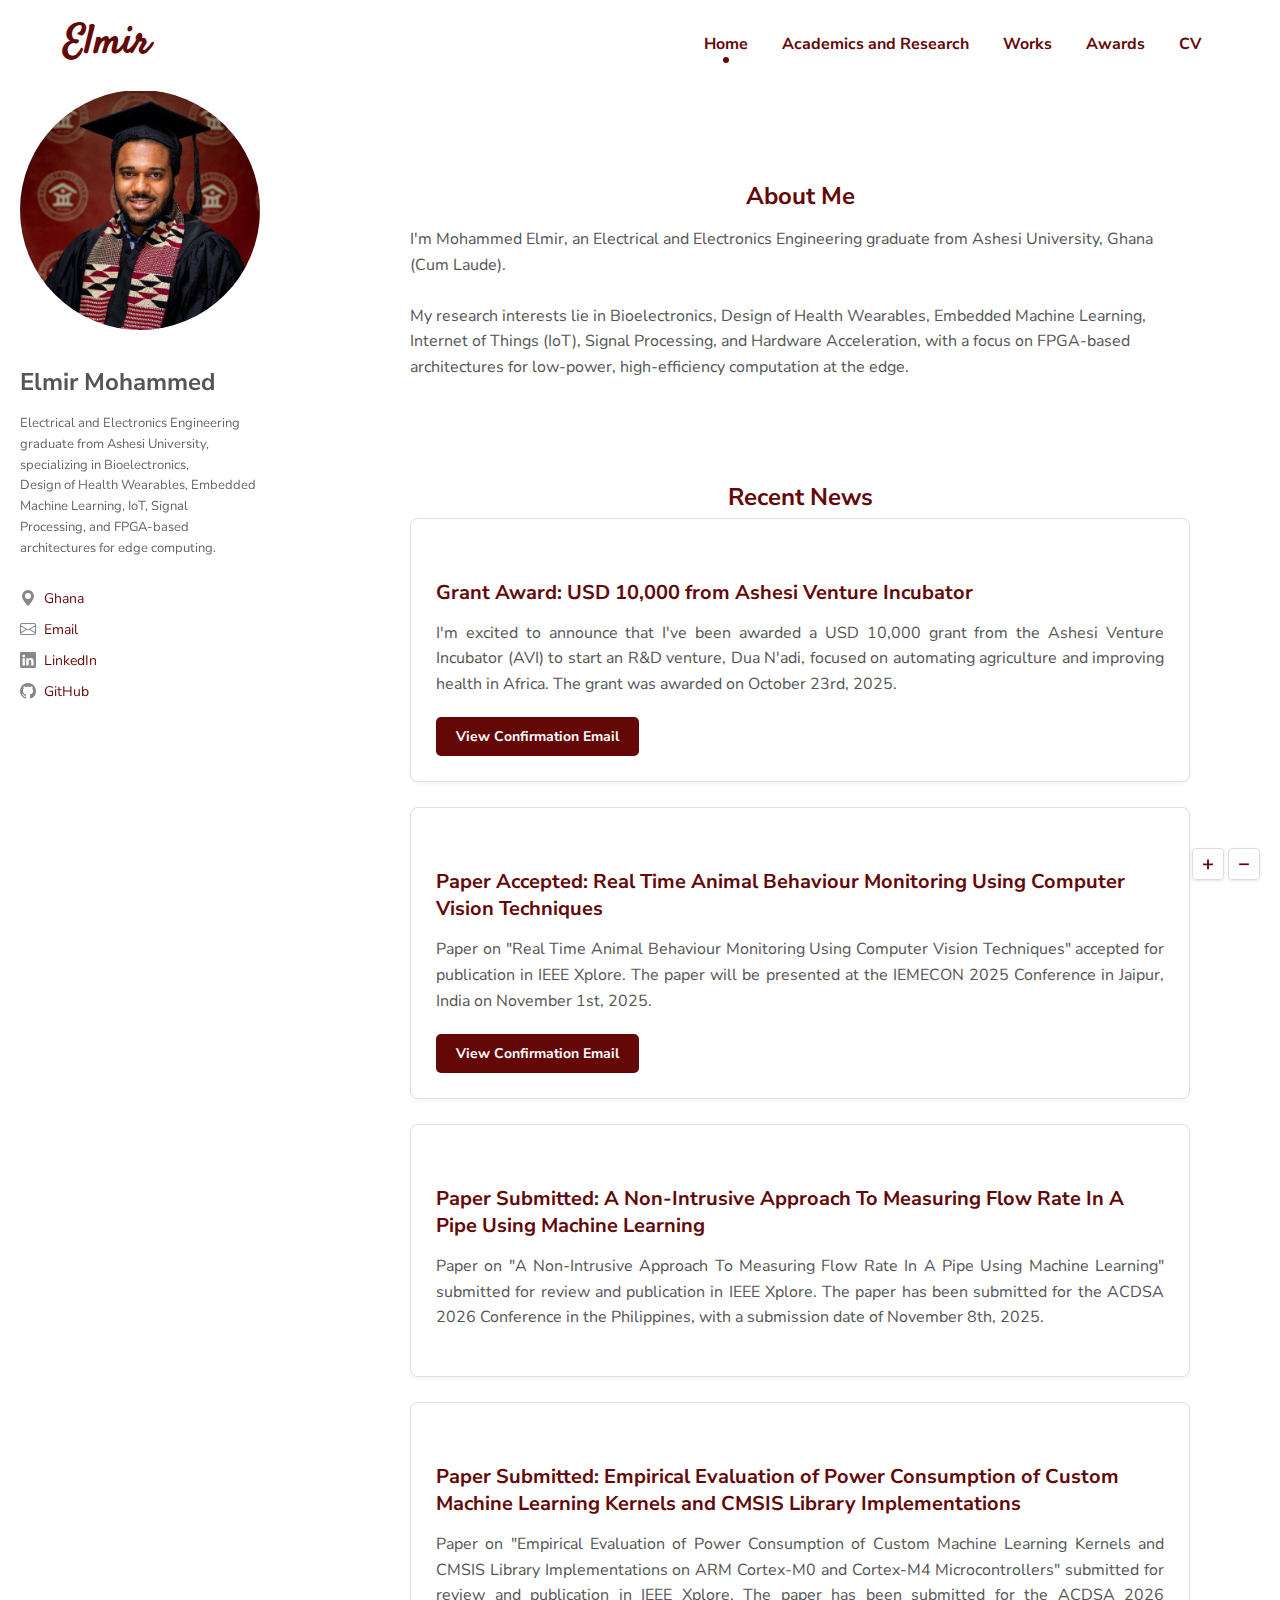
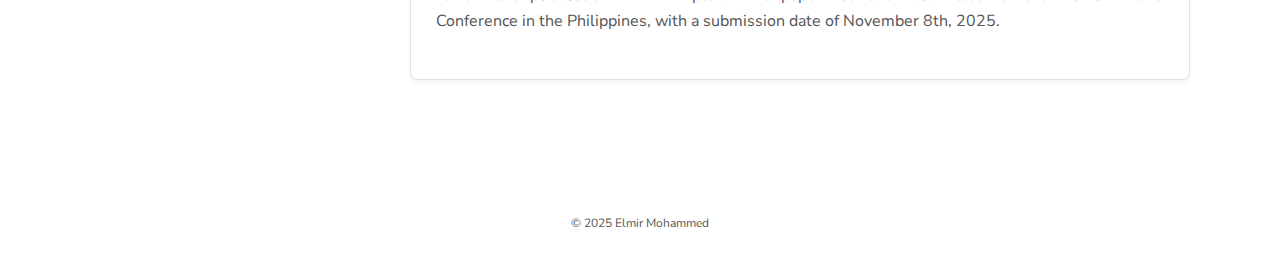
<file: index.html>
<!DOCTYPE html>
<html lang="en">
<head>
    <meta charset="UTF-8">
    <meta name="viewport" content="width=device-width, initial-scale=1.0">
    <link rel="icon" type="image/x-icon" href="./favicon.ico">
    <link rel="icon" type="image/png" href="./favicon.png">
    <link rel="stylesheet" href="./index.css">
    <title>Elmir Mohammed - Home</title>
</head>
<body>
    <nav>
        <div id="nav-container">
            <div id="nav-content">
                <a href="./index.html" class="name">Elmir</a>
                <div id="right-links">
                    <a href="./index.html">Home</a>
                    <a href="./research.html">Academics and Research</a>
                    <a href="./works.html">Works</a>
                    <a href="./awards.html">Awards</a>
                    <a href="./Resume_Elmir.pdf">CV</a>
                </div>
                <button id="hamburger-menu" class="hamburger">
                    <span></span>
                    <span></span>
                    <span></span>
                </button>
            </div>
            <div id="mobile-menu" class="mobile-menu">
                <a href="./index.html">Home</a>
                <a href="./research.html">Academics and Research</a>
                <a href="./works.html">Works</a>
                <a href="./awards.html">Awards</a>
                <a href="./Resume_Elmir.pdf">CV</a>
            </div>
        </div>
    </nav>
    <section id="profile">
        <div class="profile-container">
            <div class="profile-left">
                <div id="img">
                    <div id="img-cont">
                        <img src="./img/el.jfif" alt="">
                    </div>
                </div>
                <div class="profile-info">
                    <h2>Elmir Mohammed</h2>
                    <p class="profile-bio">
                        Electrical and Electronics Engineering<br>
                        graduate from Ashesi University,<br>
                        specializing in Bioelectronics,<br>
                        Design of Health Wearables, Embedded<br>
                        Machine Learning, IoT, Signal<br>
                        Processing, and FPGA-based<br>
                        architectures for edge computing.
                    </p>
                    <div class="contact-links">
                        <div class="contact-item">
                            <svg xmlns="http://www.w3.org/2000/svg" width="16" height="16" fill="currentColor" viewBox="0 0 16 16">
                                <path d="M8 16s6-5.686 6-10A6 6 0 0 0 2 6c0 4.314 6 10 6 10zm0-7a3 3 0 1 1 0-6 3 3 0 0 1 0 6z"/>
                            </svg>
                            <span>Ghana</span>
                        </div>
                        <a href="mailto:mohammed.elmir@alumni.ashesi.edu.gh" class="contact-item">
                            <svg xmlns="http://www.w3.org/2000/svg" width="16" height="16" fill="currentColor" viewBox="0 0 16 16">
                                <path d="M0 4a2 2 0 0 1 2-2h12a2 2 0 0 1 2 2v8a2 2 0 0 1-2 2H2a2 2 0 0 1-2-2V4Zm2-1a1 1 0 0 0-1 1v.217l7 4.2 7-4.2V4a1 1 0 0 0-1-1H2Zm13 2.383-4.708 2.825L15 11.105V5.383Zm-.034 6.876-5.64-3.471L8 9.583l-1.326-.795-5.64 3.47A1 1 0 0 0 2 13h12a1 1 0 0 0 .966-.741ZM1 11.105l4.708-2.897L1 5.383v5.722Z"/>
                            </svg>
                            <span>Email</span>
                        </a>
                        <a href="https://www.linkedin.com/in/elmir-mohammed-82b9201b7/" class="contact-item">
                            <svg xmlns="http://www.w3.org/2000/svg" width="16" height="16" fill="currentColor" viewBox="0 0 16 16">
                                <path d="M0 1.146C0 .513.526 0 1.175 0h13.65C15.474 0 16 .513 16 1.146v13.708c0 .633-.526 1.146-1.175 1.146H1.175C.526 16 0 15.487 0 14.854V1.146zm4.943 12.248V6.169H2.542v7.225h2.401zm-1.2-8.212c.837 0 1.358-.554 1.358-1.248-.015-.709-.52-1.248-1.342-1.248-.822 0-1.359.54-1.359 1.248 0 .694.521 1.248 1.327 1.248h.016zm4.908 8.212V9.359c0-.216.016-.432.08-.586.173-.431.568-.878 1.232-.878.869 0 1.216.662 1.216 1.634v3.865h2.401V9.25c0-2.22-1.184-3.252-2.764-3.252-1.274 0-1.845.7-2.165 1.193v.025h-.016a5.54 5.54 0 0 1 .016-.025V6.169h-2.4c.03.678 0 7.225 0 7.225h2.4z"/>
                            </svg>
                            <span>LinkedIn</span>
                        </a>
                        <a href="https://github.com/Knight-Khode" class="contact-item">
                            <svg xmlns="http://www.w3.org/2000/svg" width="16" height="16" fill="currentColor" viewBox="0 0 16 16">
                                <path d="M8 0C3.58 0 0 3.58 0 8c0 3.54 2.29 6.53 5.47 7.59.4.07.55-.17.55-.38 0-.19-.01-.82-.01-1.49-2.01.37-2.53-.49-2.69-.94-.09-.23-.48-.94-.82-1.13-.28-.15-.68-.52-.01-.53.63-.01 1.08.58 1.23.82.72 1.21 1.87.87 2.33.66.07-.52.28-.87.51-1.07-1.78-.2-3.64-.89-3.64-3.95 0-.87.31-1.59.82-2.15-.08-.2-.36-1.02.08-2.12 0 0 .67-.21 2.2.82.64-.18 1.32-.27 2-.27.68 0 1.36.09 2 .27 1.53-1.04 2.2-.82 2.2-.82.44 1.1.16 1.92.08 2.12.51.56.82 1.27.82 2.15 0 3.07-1.87 3.75-3.65 3.95.29.25.54.73.54 1.48 0 1.07-.01 1.93-.01 2.2 0 .21.15.46.55.38A8.012 8.012 0 0 0 16 8c0-4.42-3.58-8-8-8z"/>
                            </svg>
                            <span>GitHub</span>
                        </a>
                    </div>
                </div>
            </div>
            <div class="profile-right">
                <div class="research-content">
                    <div id="me">
                        <h3>About Me</h3>
                        <p>
                            I'm Mohammed Elmir, an Electrical and Electronics Engineering graduate from Ashesi University, Ghana <span style="color: #555;">(Cum Laude)</span>.
                            <br><br>
                            My research interests lie in Bioelectronics, Design of Health Wearables, Embedded Machine Learning, Internet of Things (IoT), Signal Processing, and Hardware Acceleration, with a focus on FPGA-based architectures for low-power, high-efficiency computation at the edge.
                        </p>
                    </div>
                    
                    <h2>Recent News</h2>
                    
                    <div class="news-tile">
                        <h3>Grant Award: USD 10,000 from Ashesi Venture Incubator</h3>
                        <p>I'm excited to announce that I've been awarded a USD 10,000 grant from the Ashesi Venture Incubator (AVI) to start an R&D venture, Dua N'adi, focused on automating agriculture and improving health in Africa. The grant was awarded on October 23rd, 2025.</p>
                        <div class="news-tile-buttons">
                            <a href="./AVI_Email.pdf" target="_blank" class="news-button">View Confirmation Email</a>
                        </div>
                    </div>

                    <div class="news-tile">
                        <h3>Paper Accepted: Real Time Animal Behaviour Monitoring Using Computer Vision Techniques</h3>
                        <p>Paper on "Real Time Animal Behaviour Monitoring Using Computer Vision Techniques" accepted for publication in IEEE Xplore. The paper will be presented at the IEMECON 2025 Conference in Jaipur, India on November 1st, 2025.</p>
                        <div class="news-tile-buttons">
                            <a href="./CV_Paper_India.pdf" target="_blank" class="news-button">View Confirmation Email</a>
                        </div>
                    </div>

                    <div class="news-tile">
                        <h3>Paper Submitted: A Non-Intrusive Approach To Measuring Flow Rate In A Pipe Using Machine Learning</h3>
                        <p>Paper on "A Non-Intrusive Approach To Measuring Flow Rate In A Pipe Using Machine Learning" submitted for review and publication in IEEE Xplore. The paper has been submitted for the ACDSA 2026 Conference in the Philippines, with a submission date of November 8th, 2025.</p>
                    </div>

                    <div class="news-tile">
                        <h3>Paper Submitted: Empirical Evaluation of Power Consumption of Custom Machine Learning Kernels and CMSIS Library Implementations</h3>
                        <p>Paper on "Empirical Evaluation of Power Consumption of Custom Machine Learning Kernels and CMSIS Library Implementations on ARM Cortex-M0 and Cortex-M4 Microcontrollers" submitted for review and publication in IEEE Xplore. The paper has been submitted for the ACDSA 2026 Conference in the Philippines, with a submission date of November 8th, 2025.</p>
                    </div>
                </div>
            </div>
        </div>
    </section>
    
    <footer>
        <div class="footer-content">
            <p>&copy; 2025 Elmir Mohammed</p>
        </div>
    </footer>
    
    <script>
        // Hamburger menu functionality
        document.addEventListener('DOMContentLoaded', function() {
            const hamburger = document.getElementById('hamburger-menu');
            const mobileMenu = document.getElementById('mobile-menu');
            
            hamburger.addEventListener('click', function() {
                hamburger.classList.toggle('active');
                mobileMenu.classList.toggle('active');
            });
            
            // Close menu when clicking on a link
            const mobileLinks = mobileMenu.querySelectorAll('a');
            mobileLinks.forEach(link => {
                link.addEventListener('click', function() {
                    hamburger.classList.remove('active');
                    mobileMenu.classList.remove('active');
                });
            });
            
            // Close menu when clicking outside
            document.addEventListener('click', function(event) {
                if (!hamburger.contains(event.target) && !mobileMenu.contains(event.target)) {
                    hamburger.classList.remove('active');
                    mobileMenu.classList.remove('active');
                }
            });
            
            // Mark active navigation link
            const currentPage = window.location.pathname.split('/').pop() || 'index.html';
            const navLinks = document.querySelectorAll('#right-links a');
            navLinks.forEach(link => {
                const linkPage = link.getAttribute('href').split('/').pop();
                if (linkPage === currentPage || (currentPage === '' && linkPage === 'index.html')) {
                    link.classList.add('active');
                }
            });
        });
    </script>
    
    <!-- Zoom Controls -->
    <div id="zoom-controls">
        <button id="zoom-in" aria-label="Zoom In">+</button>
        <button id="zoom-out" aria-label="Zoom Out">−</button>
    </div>
    
    <script>
        // Hide zoom controls on non-awards pages
        document.addEventListener('DOMContentLoaded', function() {
            const zoomControls = document.getElementById('zoom-controls');
            if (zoomControls) {
                zoomControls.style.display = 'none';
            }
        });
    </script>
</body>
</html>
</file>
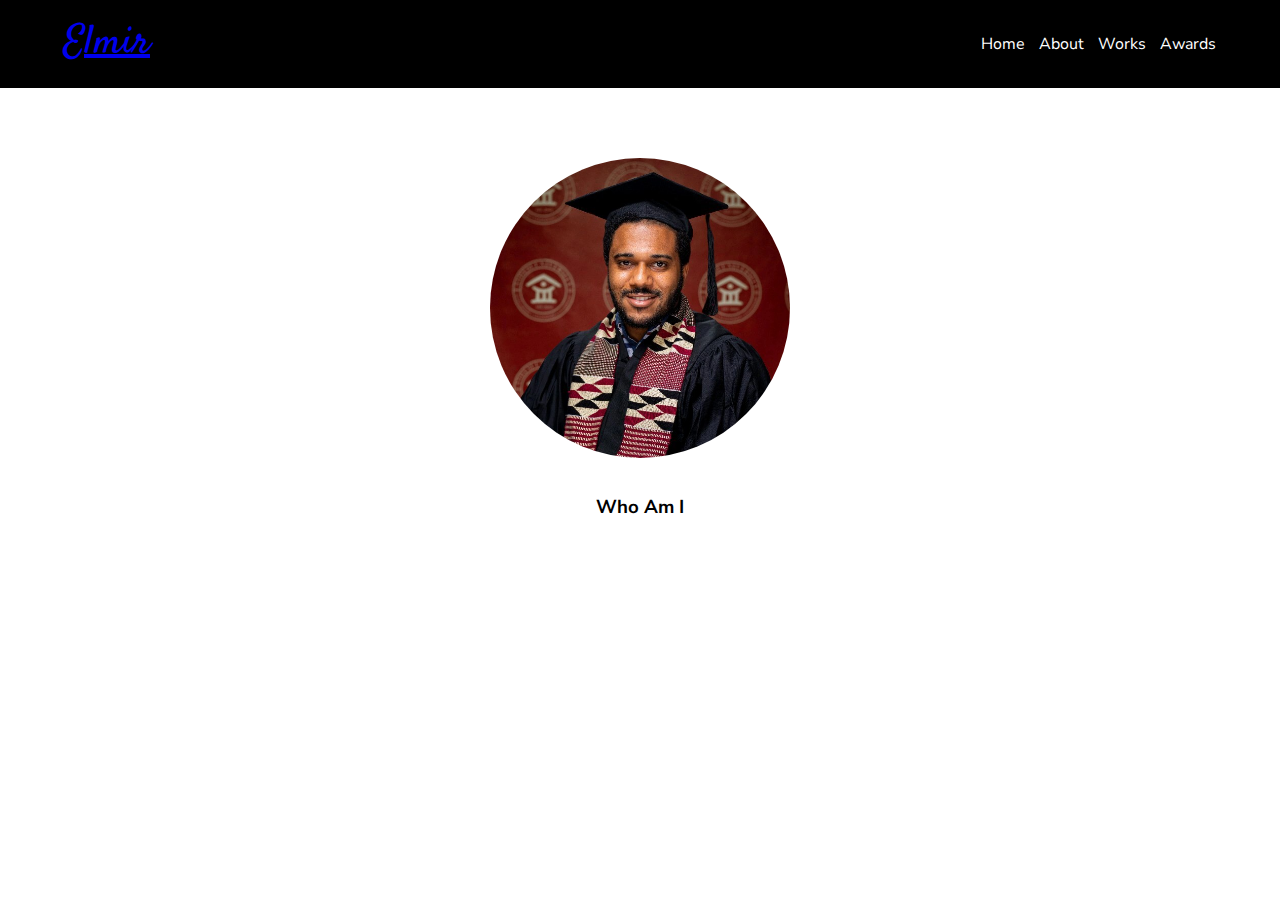
<file: Portfolio Website/index.html>
<!DOCTYPE html>
<html lang="en">
<head>
    <meta charset="UTF-8">
    <meta name="viewport" content="width=device-width, initial-scale=1.0">
    <link rel="stylesheet" href="./index.css">
    <title>Document</title>
</head>
<body>
    <nav>
        <div id="nav-container">
            <div id="nav-content">
                <a href="#" class="name">Elmir</a>
                <div id="right-links">
                    <a href="#">Home</a>
                    <a href="#">About</a>
                    <a href="./works.html">Works</a>
                    <a href="#">Awards</a>
                </div>
            </div>
        </div>
    </nav>
    <section id="profile">
        <div id="img">
            <div id="img-cont">
                <img src="./img/el.jfif" alt="">
            </div>
        </div>
        <div id="me">
            <h3 style="text-align: center;">Who Am I</h3>
            <p style="width: 900px; margin: auto; text-align: center;">
               
            </p>
        </div>
    </section> 
</body>
</html>
</file>
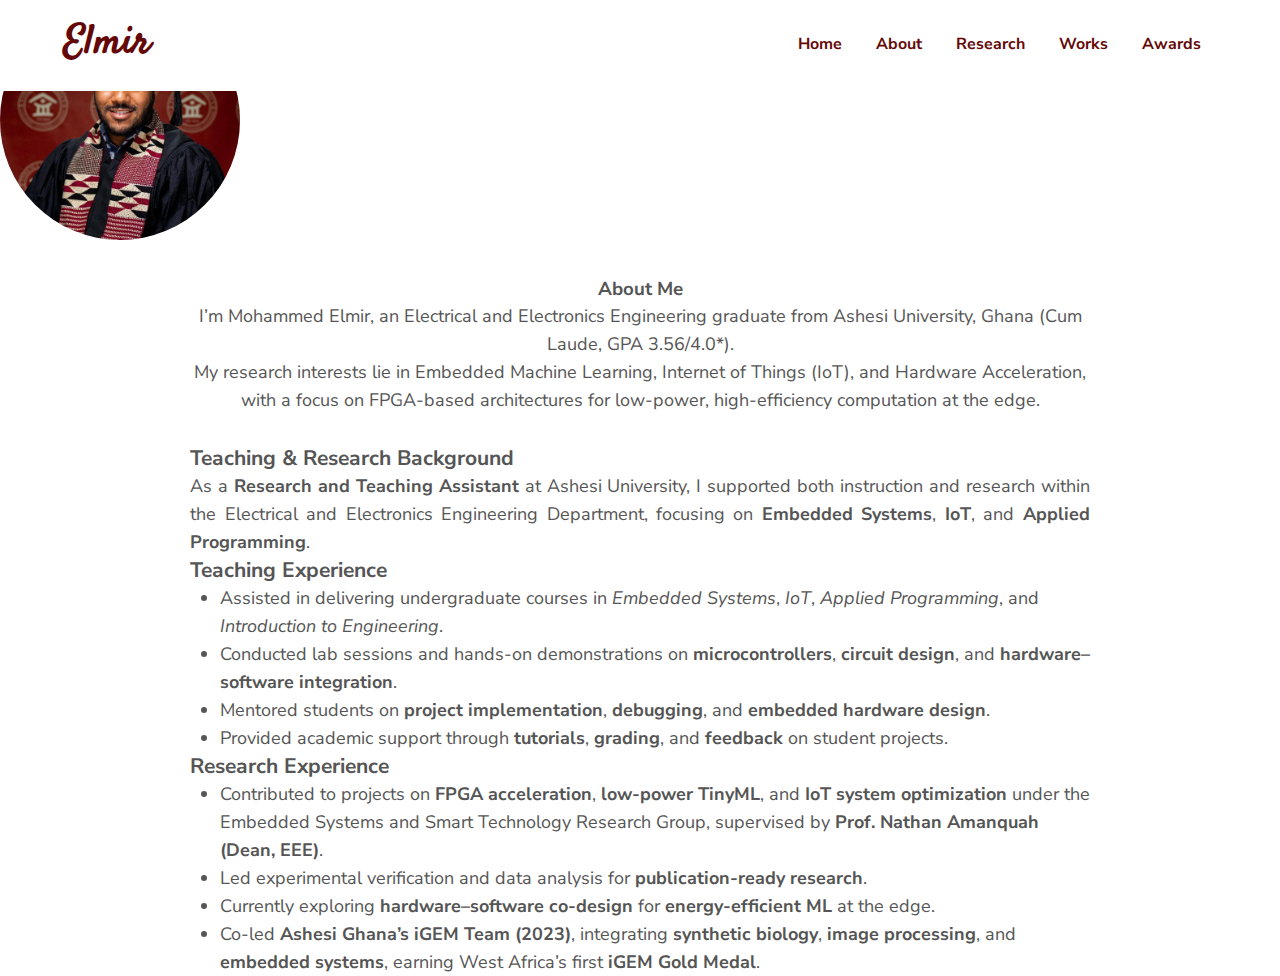
<file: about.html>
<!DOCTYPE html>
<html lang="en">
<head>
    <meta charset="UTF-8">
    <meta name="viewport" content="width=device-width, initial-scale=1.0">
    <link rel="icon" type="image/x-icon" href="./favicon.ico">
    <link rel="icon" type="image/png" href="./favicon.png">
    <link rel="stylesheet" href="./index.css">
    <title>Elmir Mohammed - About</title>
</head>
<body>
    <nav>
        <div id="nav-container">
            <div id="nav-content">
                <a href="./index.html" class="name">Elmir</a>
                <div id="right-links">
                    <a href="./index.html">Home</a>
                    <a href="./about.html">About</a>
                    <a href="./research.html">Research</a>
                    <a href="./works.html">Works</a>
                    <a href="./awards.html">Awards</a>
                </div>
            </div>
        </div>
    </nav>
    <section id="profile">
        <div id="img">
            <div id="img-cont">
                <img src="./img/el.jfif" alt="">
            </div>
        </div>
        <div id="me">
            <h3 style="text-align: center;">About Me</h3>
            <p style="width: 900px; margin: auto; text-align: center; font-size: 18px; line-height: 28px;">
                I’m Mohammed Elmir, an Electrical and Electronics Engineering graduate from Ashesi University, Ghana (Cum Laude, GPA 3.56/4.0*).
                <br>
                My research interests lie in Embedded Machine Learning, Internet of Things (IoT), and Hardware Acceleration, with a focus on FPGA-based architectures for low-power, high-efficiency computation at the edge.
            </p>

            <div style="width: 900px; margin: 30px auto 0 auto; font-size: 18px; line-height: 28px;">
                <h3>Teaching & Research Background</h3>
                <p style="text-align: justify;">
                    As a <b>Research and Teaching Assistant</b> at Ashesi University, I supported both instruction and research within the Electrical and Electronics Engineering Department, focusing on <b>Embedded Systems</b>, <b>IoT</b>, and <b>Applied Programming</b>.
                </p>

                <h3>Teaching Experience</h3>
                <ul style="padding-left: 30px;">
                    <li>Assisted in delivering undergraduate courses in <i>Embedded Systems</i>, <i>IoT</i>, <i>Applied Programming</i>, and <i>Introduction to Engineering</i>.</li>
                    <li>Conducted lab sessions and hands-on demonstrations on <b>microcontrollers</b>, <b>circuit design</b>, and <b>hardware–software integration</b>.</li>
                    <li>Mentored students on <b>project implementation</b>, <b>debugging</b>, and <b>embedded hardware design</b>.</li>
                    <li>Provided academic support through <b>tutorials</b>, <b>grading</b>, and <b>feedback</b> on student projects.</li>
                </ul>

                <h3>Research Experience</h3>
                <ul style="padding-left: 30px;">
                    <li>Contributed to projects on <b>FPGA acceleration</b>, <b>low-power TinyML</b>, and <b>IoT system optimization</b> under the Embedded Systems and Smart Technology Research Group, supervised by <b>Prof. Nathan Amanquah (Dean, EEE)</b>.</li>
                    <li>Led experimental verification and data analysis for <b>publication-ready research</b>.</li>
                    <li>Currently exploring <b>hardware–software co-design</b> for <b>energy-efficient ML</b> at the edge.</li>
                    <li>Co-led <b>Ashesi Ghana’s iGEM Team (2023)</b>, integrating <b>synthetic biology</b>, <b>image processing</b>, and <b>embedded systems</b>, earning West Africa’s first <b>iGEM Gold Medal</b>.</li>
                </ul>
            </div>
        </div>
    </section>

</body>
</html>
</file>
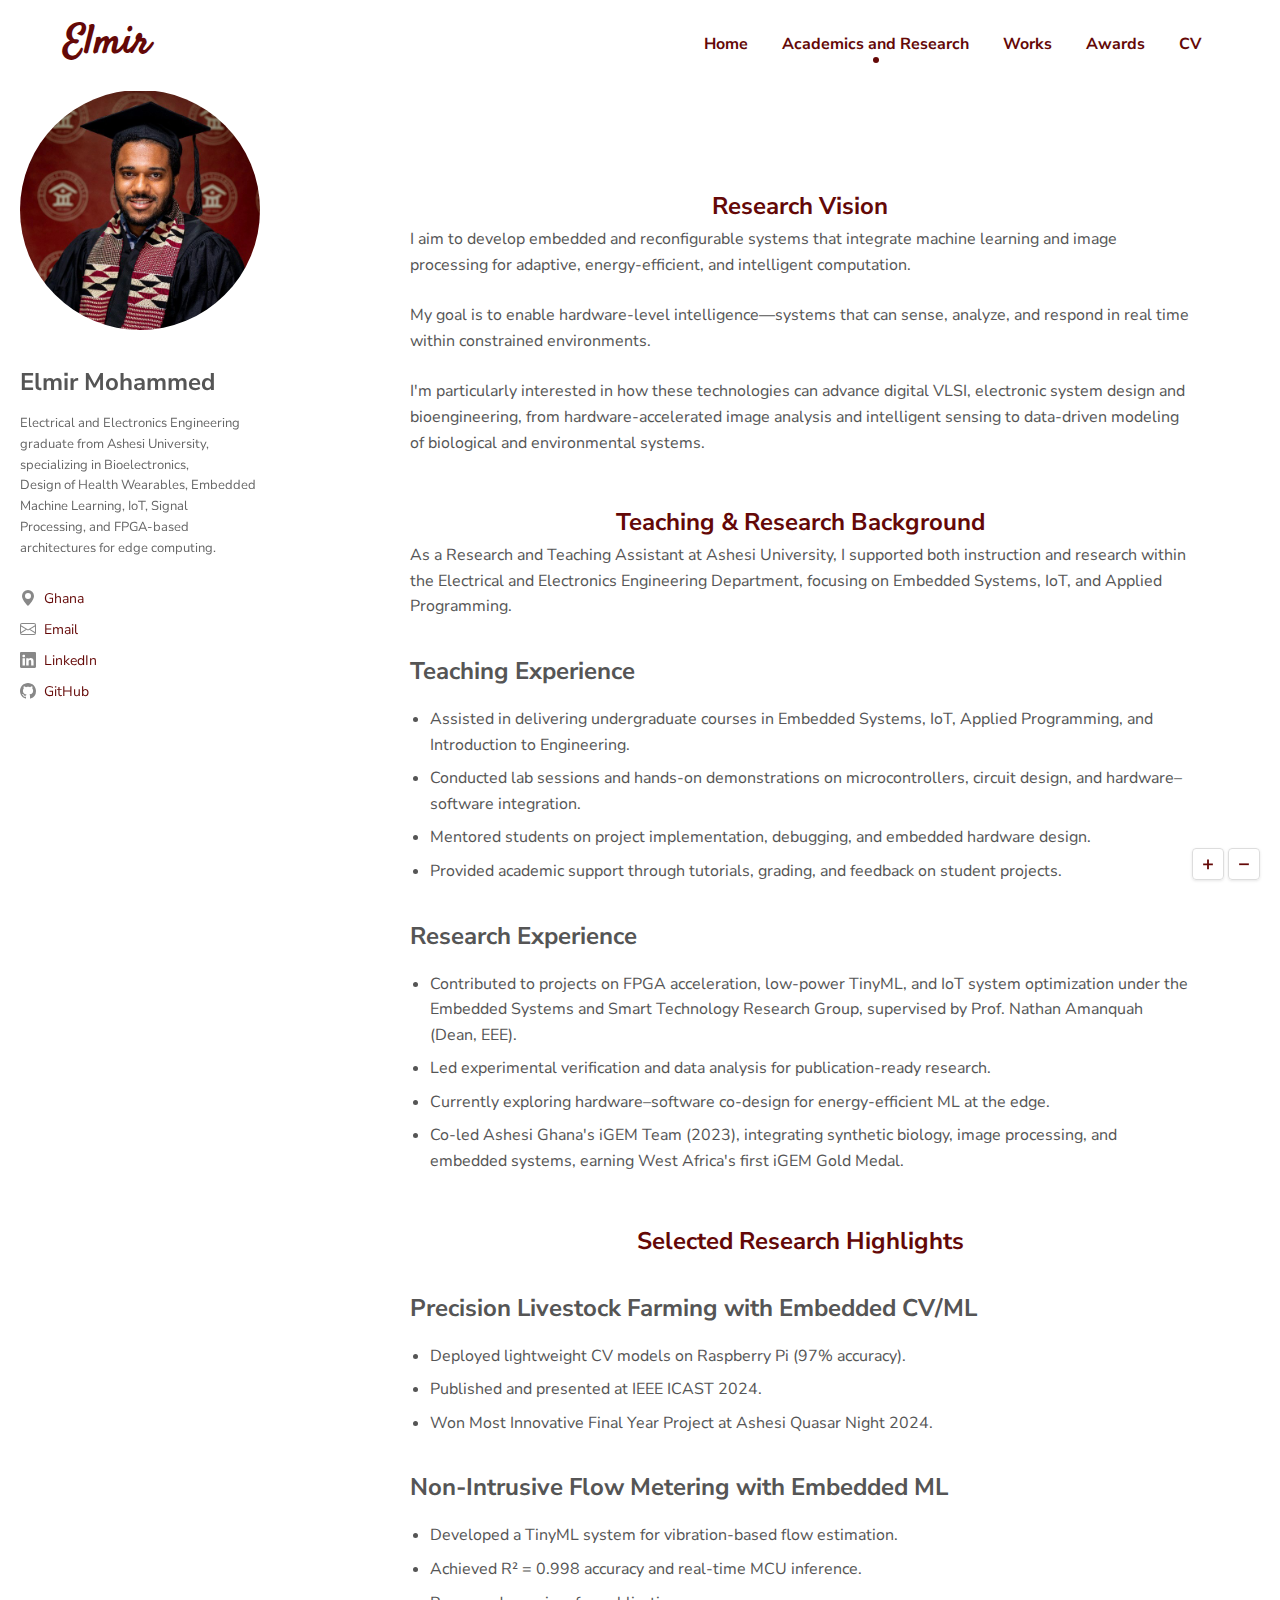
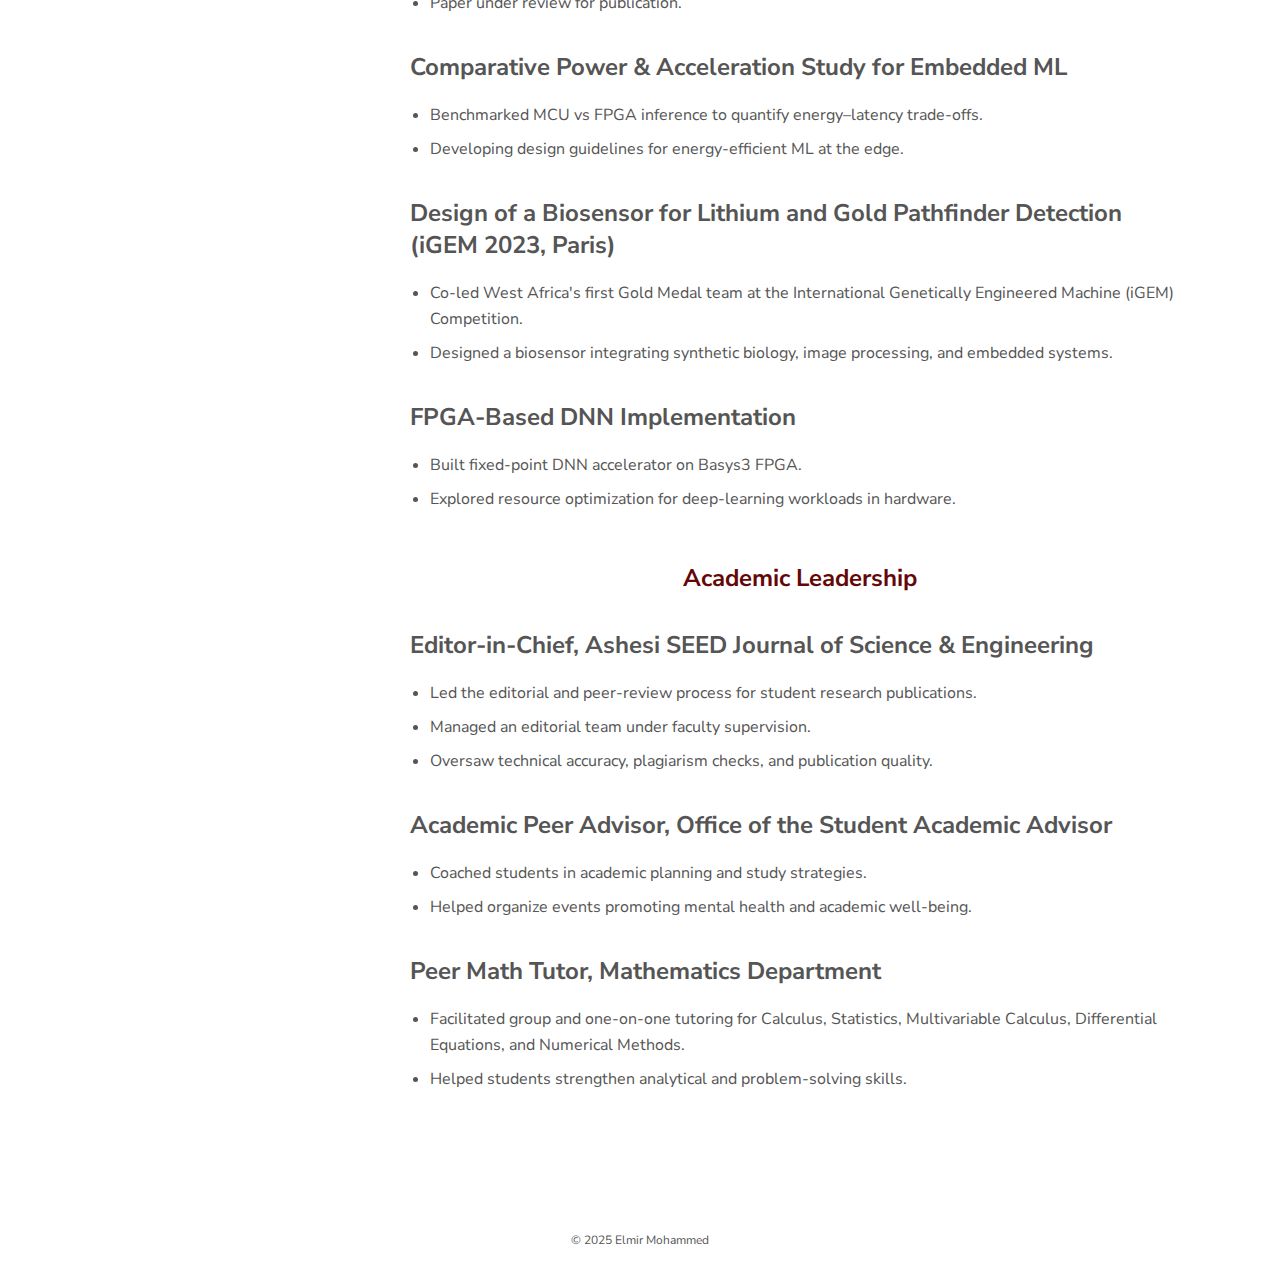
<file: research.html>
<!DOCTYPE html>
<html lang="en">
<head>
    <meta charset="UTF-8">
    <meta name="viewport" content="width=device-width, initial-scale=1.0">
    <link rel="icon" type="image/x-icon" href="./favicon.ico">
    <link rel="icon" type="image/png" href="./favicon.png">
    <link rel="stylesheet" href="./index.css">
    <title>Elmir Mohammed - Academics and Research</title>
</head>
<body>
    <a href="./index.html" class="back-button">← Back</a>
    <nav>
        <div id="nav-container">
            <div id="nav-content">
                <a href="./index.html" class="name">Elmir</a>
                <div id="right-links">
                    <a href="./index.html">Home</a>
                    <a href="./research.html">Academics and Research</a>
                    <a href="./works.html">Works</a>
                    <a href="./awards.html">Awards</a>
                    <a href="./Resume_Elmir.pdf">CV</a>
                </div>
                <button id="hamburger-menu" class="hamburger">
                    <span></span>
                    <span></span>
                    <span></span>
                </button>
            </div>
            <div id="mobile-menu" class="mobile-menu">
                <a href="./index.html">Home</a>
                <a href="./research.html">Academics and Research</a>
                <a href="./works.html">Works</a>
                <a href="./awards.html">Awards</a>
                <a href="./Resume_Elmir.pdf">CV</a>
            </div>
        </div>
    </nav>
    <section id="profile">
        <div class="profile-container">
            <div class="profile-left">
                <div id="img">
                    <div id="img-cont">
                        <img src="./img/el.jfif" alt="">
                    </div>
                </div>
                <div class="profile-info">
                    <h2>Elmir Mohammed</h2>
                    <p class="profile-bio">
                        Electrical and Electronics Engineering<br>
                        graduate from Ashesi University,<br>
                        specializing in Bioelectronics,<br>
                        Design of Health Wearables, Embedded<br>
                        Machine Learning, IoT, Signal<br>
                        Processing, and FPGA-based<br>
                        architectures for edge computing.
                    </p>
                    <div class="contact-links">
                        <div class="contact-item">
                            <svg xmlns="http://www.w3.org/2000/svg" width="16" height="16" fill="currentColor" viewBox="0 0 16 16">
                                <path d="M8 16s6-5.686 6-10A6 6 0 0 0 2 6c0 4.314 6 10 6 10zm0-7a3 3 0 1 1 0-6 3 3 0 0 1 0 6z"/>
                            </svg>
                            <span>Ghana</span>
                        </div>
                        <a href="mailto:mohammed.elmir@alumni.ashesi.edu.gh" class="contact-item">
                            <svg xmlns="http://www.w3.org/2000/svg" width="16" height="16" fill="currentColor" viewBox="0 0 16 16">
                                <path d="M0 4a2 2 0 0 1 2-2h12a2 2 0 0 1 2 2v8a2 2 0 0 1-2 2H2a2 2 0 0 1-2-2V4Zm2-1a1 1 0 0 0-1 1v.217l7 4.2 7-4.2V4a1 1 0 0 0-1-1H2Zm13 2.383-4.708 2.825L15 11.105V5.383Zm-.034 6.876-5.64-3.471L8 9.583l-1.326-.795-5.64 3.47A1 1 0 0 0 2 13h12a1 1 0 0 0 .966-.741ZM1 11.105l4.708-2.897L1 5.383v5.722Z"/>
                            </svg>
                            <span>Email</span>
                        </a>
                        <a href="https://www.linkedin.com/in/elmir-mohammed-82b9201b7/" class="contact-item">
                            <svg xmlns="http://www.w3.org/2000/svg" width="16" height="16" fill="currentColor" viewBox="0 0 16 16">
                                <path d="M0 1.146C0 .513.526 0 1.175 0h13.65C15.474 0 16 .513 16 1.146v13.708c0 .633-.526 1.146-1.175 1.146H1.175C.526 16 0 15.487 0 14.854V1.146zm4.943 12.248V6.169H2.542v7.225h2.401zm-1.2-8.212c.837 0 1.358-.554 1.358-1.248-.015-.709-.52-1.248-1.342-1.248-.822 0-1.359.54-1.359 1.248 0 .694.521 1.248 1.327 1.248h.016zm4.908 8.212V9.359c0-.216.016-.432.08-.586.173-.431.568-.878 1.232-.878.869 0 1.216.662 1.216 1.634v3.865h2.401V9.25c0-2.22-1.184-3.252-2.764-3.252-1.274 0-1.845.7-2.165 1.193v.025h-.016a5.54 5.54 0 0 1 .016-.025V6.169h-2.4c.03.678 0 7.225 0 7.225h2.4z"/>
                            </svg>
                            <span>LinkedIn</span>
                        </a>
                        <a href="https://github.com/Knight-Khode" class="contact-item">
                            <svg xmlns="http://www.w3.org/2000/svg" width="16" height="16" fill="currentColor" viewBox="0 0 16 16">
                                <path d="M8 0C3.58 0 0 3.58 0 8c0 3.54 2.29 6.53 5.47 7.59.4.07.55-.17.55-.38 0-.19-.01-.82-.01-1.49-2.01.37-2.53-.49-2.69-.94-.09-.23-.48-.94-.82-1.13-.28-.15-.68-.52-.01-.53.63-.01 1.08.58 1.23.82.72 1.21 1.87.87 2.33.66.07-.52.28-.87.51-1.07-1.78-.2-3.64-.89-3.64-3.95 0-.87.31-1.59.82-2.15-.08-.2-.36-1.02.08-2.12 0 0 .67-.21 2.2.82.64-.18 1.32-.27 2-.27.68 0 1.36.09 2 .27 1.53-1.04 2.2-.82 2.2-.82.44 1.1.16 1.92.08 2.12.51.56.82 1.27.82 2.15 0 3.07-1.87 3.75-3.65 3.95.29.25.54.73.54 1.48 0 1.07-.01 1.93-.01 2.2 0 .21.15.46.55.38A8.012 8.012 0 0 0 16 8c0-4.42-3.58-8-8-8z"/>
                            </svg>
                            <span>GitHub</span>
                        </a>
                    </div>
                </div>
            </div>
            <div class="profile-right">
                <div class="research-content">
                    <h2>Research Vision</h2>
                    <p>I aim to develop embedded and reconfigurable systems that integrate machine learning and image processing for adaptive, energy-efficient, and intelligent computation.</p>
                    <p>My goal is to enable hardware-level intelligence—systems that can sense, analyze, and respond in real time within constrained environments.</p>
                    <p>I'm particularly interested in how these technologies can advance digital VLSI, electronic system design and bioengineering, from hardware-accelerated image analysis and intelligent sensing to data-driven modeling of biological and environmental systems.</p>
                    
                    <h2>Teaching & Research Background</h2>
                    <p>As a Research and Teaching Assistant at Ashesi University, I supported both instruction and research within the Electrical and Electronics Engineering Department, focusing on Embedded Systems, IoT, and Applied Programming.</p>
                    
                    <h3>Teaching Experience</h3>
                    <ul>
                        <li>Assisted in delivering undergraduate courses in Embedded Systems, IoT, Applied Programming, and Introduction to Engineering.</li>
                        <li>Conducted lab sessions and hands-on demonstrations on microcontrollers, circuit design, and hardware–software integration.</li>
                        <li>Mentored students on project implementation, debugging, and embedded hardware design.</li>
                        <li>Provided academic support through tutorials, grading, and feedback on student projects.</li>
                    </ul>
                    
                    <h3>Research Experience</h3>
                    <ul>
                        <li>Contributed to projects on FPGA acceleration, low-power TinyML, and IoT system optimization under the Embedded Systems and Smart Technology Research Group, supervised by Prof. Nathan Amanquah (Dean, EEE).</li>
                        <li>Led experimental verification and data analysis for publication-ready research.</li>
                        <li>Currently exploring hardware–software co-design for energy-efficient ML at the edge.</li>
                        <li>Co-led Ashesi Ghana's iGEM Team (2023), integrating synthetic biology, image processing, and embedded systems, earning West Africa's first iGEM Gold Medal.</li>
                    </ul>
                    
                    <h2>Selected Research Highlights</h2>
                    
                    <h3>Precision Livestock Farming with Embedded CV/ML</h3>
                    <ul>
                        <li>Deployed lightweight CV models on Raspberry Pi (97% accuracy).</li>
                        <li>Published and presented at IEEE ICAST 2024.</li>
                        <li>Won Most Innovative Final Year Project at Ashesi Quasar Night 2024.</li>
                    </ul>
                    
                    <h3>Non-Intrusive Flow Metering with Embedded ML</h3>
                    <ul>
                        <li>Developed a TinyML system for vibration-based flow estimation.</li>
                        <li>Achieved R² = 0.998 accuracy and real-time MCU inference.</li>
                        <li>Paper under review for publication.</li>
                    </ul>
                    
                    <h3>Comparative Power & Acceleration Study for Embedded ML</h3>
                    <ul>
                        <li>Benchmarked MCU vs FPGA inference to quantify energy–latency trade-offs.</li>
                        <li>Developing design guidelines for energy-efficient ML at the edge.</li>
                    </ul>
                    
                    <h3>Design of a Biosensor for Lithium and Gold Pathfinder Detection (iGEM 2023, Paris)</h3>
                    <ul>
                        <li>Co-led West Africa's first Gold Medal team at the International Genetically Engineered Machine (iGEM) Competition.</li>
                        <li>Designed a biosensor integrating synthetic biology, image processing, and embedded systems.</li>
                    </ul>
                    
                    <h3>FPGA-Based DNN Implementation</h3>
                    <ul>
                        <li>Built fixed-point DNN accelerator on Basys3 FPGA.</li>
                        <li>Explored resource optimization for deep-learning workloads in hardware.</li>
                    </ul>
                    
                    <h2>Academic Leadership</h2>
                    
                    <h3>Editor-in-Chief, Ashesi SEED Journal of Science & Engineering</h3>
                    <ul>
                        <li>Led the editorial and peer-review process for student research publications.</li>
                        <li>Managed an editorial team under faculty supervision.</li>
                        <li>Oversaw technical accuracy, plagiarism checks, and publication quality.</li>
                    </ul>
                    
                    <h3>Academic Peer Advisor, Office of the Student Academic Advisor</h3>
                    <ul>
                        <li>Coached students in academic planning and study strategies.</li>
                        <li>Helped organize events promoting mental health and academic well-being.</li>
                    </ul>
                    
                    <h3>Peer Math Tutor, Mathematics Department</h3>
                    <ul>
                        <li>Facilitated group and one-on-one tutoring for Calculus, Statistics, Multivariable Calculus, Differential Equations, and Numerical Methods.</li>
                        <li>Helped students strengthen analytical and problem-solving skills.</li>
                    </ul>
                </div>
            </div>
        </div>
    </section>
    
    <footer>
        <div class="footer-content">
            <p>&copy; 2025 Elmir Mohammed</p>
        </div>
    </footer>
    
    <script>
        // Mark active navigation link
        document.addEventListener('DOMContentLoaded', function() {
            const currentPage = window.location.pathname.split('/').pop() || 'index.html';
            const navLinks = document.querySelectorAll('#right-links a');
            navLinks.forEach(link => {
                const linkPage = link.getAttribute('href').split('/').pop();
                if (linkPage === currentPage) {
                    link.classList.add('active');
                }
            });
        });
    </script>
    <script>
        // Hamburger menu functionality
        document.addEventListener('DOMContentLoaded', function() {
            const hamburger = document.getElementById('hamburger-menu');
            const mobileMenu = document.getElementById('mobile-menu');
            
            hamburger.addEventListener('click', function() {
                hamburger.classList.toggle('active');
                mobileMenu.classList.toggle('active');
            });
            
            // Close menu when clicking on a link
            const mobileLinks = mobileMenu.querySelectorAll('a');
            mobileLinks.forEach(link => {
                link.addEventListener('click', function() {
                    hamburger.classList.remove('active');
                    mobileMenu.classList.remove('active');
                });
            });
            
            // Close menu when clicking outside
            document.addEventListener('click', function(event) {
                if (!hamburger.contains(event.target) && !mobileMenu.contains(event.target)) {
                    hamburger.classList.remove('active');
                    mobileMenu.classList.remove('active');
                }
            });
        });
    </script>
    
    <!-- Zoom Controls -->
    <div id="zoom-controls">
        <button id="zoom-in" aria-label="Zoom In">+</button>
        <button id="zoom-out" aria-label="Zoom Out">−</button>
    </div>
    
    <script>
        // Hide zoom controls on non-awards pages
        document.addEventListener('DOMContentLoaded', function() {
            const zoomControls = document.getElementById('zoom-controls');
            if (zoomControls) {
                zoomControls.style.display = 'none';
            }
        });
    </script>
</body>
</html>
</file>
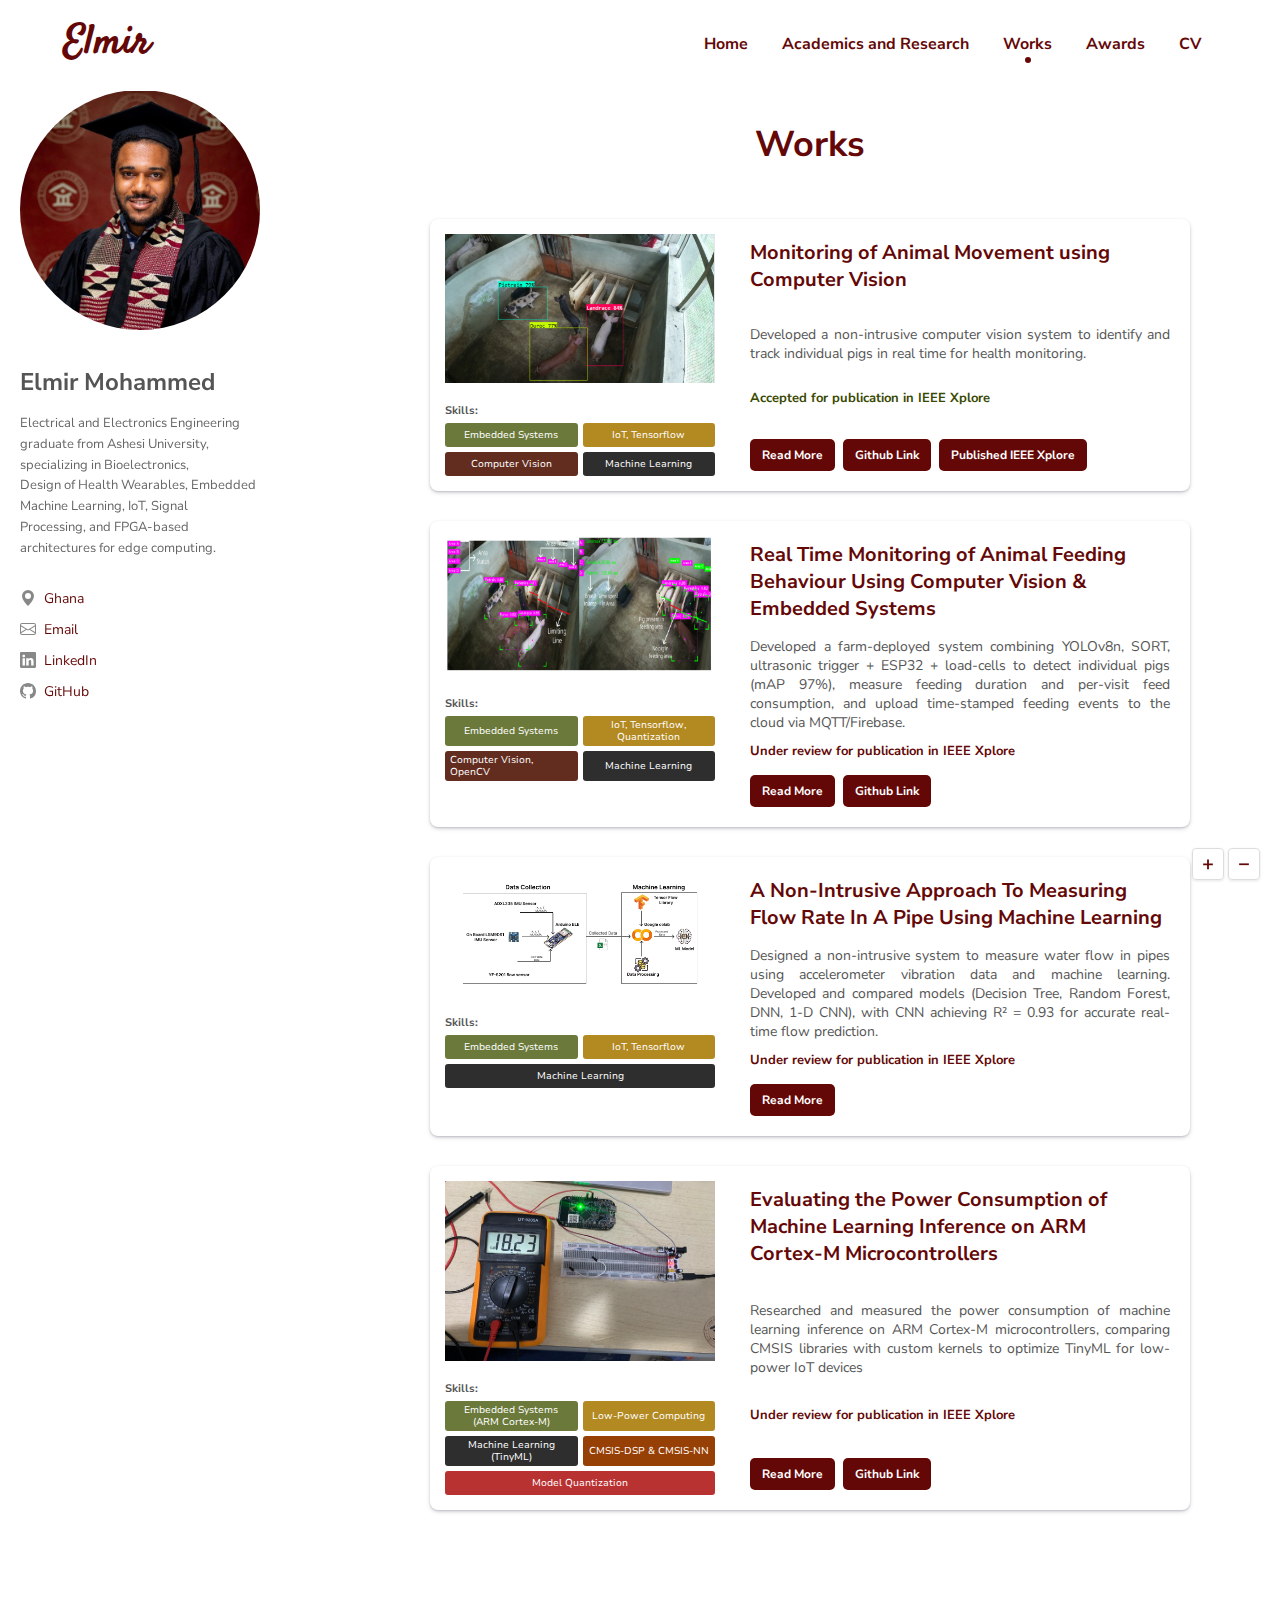
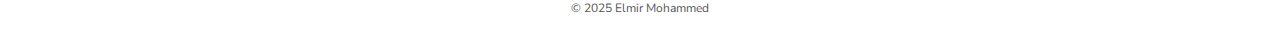
<file: works.html>
<!DOCTYPE html>
<html lang="en">
<head>
    <meta charset="UTF-8">
    <meta name="viewport" content="width=device-width, initial-scale=1.0">
    <link rel="icon" type="image/x-icon" href="./favicon.ico">
    <link rel="icon" type="image/png" href="./favicon.png">
    <link rel="stylesheet" href="./index.css">
    <title>Elmir Mohammed - Works</title>
</head>
<body>
    <a href="./index.html" class="back-button">← Back</a>
    <nav>
        <div id="nav-container">
            <div id="nav-content">
                <a href="./index.html" class="name">Elmir</a>
                <div id="right-links">
                    <a href="./index.html">Home</a>
                    <a href="./research.html">Academics and Research</a>
                    <a href="./works.html">Works</a>
                    <a href="./awards.html">Awards</a>
                    <a href="./Resume_Elmir.pdf">CV</a>
                </div>
                <button id="hamburger-menu" class="hamburger">
                    <span></span>
                    <span></span>
                    <span></span>
                </button>
            </div>
            <div id="mobile-menu" class="mobile-menu">
                <a href="./index.html">Home</a>
                <a href="./research.html">Academics and Research</a>
                <a href="./works.html">Works</a>
                <a href="./awards.html">Awards</a>
                <a href="./Resume_Elmir.pdf">CV</a>
            </div>
        </div>
    </nav>
    <section id="profile">
        <div class="profile-container">
            <div class="profile-left">
                <div id="img">
                    <div id="img-cont">
                        <img src="./img/el.jfif" alt="">
                    </div>
                </div>
                <div class="profile-info">
                    <h2>Elmir Mohammed</h2>
                    <p class="profile-bio">
                        Electrical and Electronics Engineering<br>
                        graduate from Ashesi University,<br>
                        specializing in Bioelectronics,<br>
                        Design of Health Wearables, Embedded<br>
                        Machine Learning, IoT, Signal<br>
                        Processing, and FPGA-based<br>
                        architectures for edge computing.
                    </p>
                    <div class="contact-links">
                        <div class="contact-item">
                            <svg xmlns="http://www.w3.org/2000/svg" width="16" height="16" fill="currentColor" viewBox="0 0 16 16">
                                <path d="M8 16s6-5.686 6-10A6 6 0 0 0 2 6c0 4.314 6 10 6 10zm0-7a3 3 0 1 1 0-6 3 3 0 0 1 0 6z"/>
                            </svg>
                            <span>Ghana</span>
                        </div>
                        <a href="mailto:mohammed.elmir@alumni.ashesi.edu.gh" class="contact-item">
                            <svg xmlns="http://www.w3.org/2000/svg" width="16" height="16" fill="currentColor" viewBox="0 0 16 16">
                                <path d="M0 4a2 2 0 0 1 2-2h12a2 2 0 0 1 2 2v8a2 2 0 0 1-2 2H2a2 2 0 0 1-2-2V4Zm2-1a1 1 0 0 0-1 1v.217l7 4.2 7-4.2V4a1 1 0 0 0-1-1H2Zm13 2.383-4.708 2.825L15 11.105V5.383Zm-.034 6.876-5.64-3.471L8 9.583l-1.326-.795-5.64 3.47A1 1 0 0 0 2 13h12a1 1 0 0 0 .966-.741ZM1 11.105l4.708-2.897L1 5.383v5.722Z"/>
                            </svg>
                            <span>Email</span>
                        </a>
                        <a href="https://www.linkedin.com/in/elmir-mohammed-82b9201b7/" class="contact-item">
                            <svg xmlns="http://www.w3.org/2000/svg" width="16" height="16" fill="currentColor" viewBox="0 0 16 16">
                                <path d="M0 1.146C0 .513.526 0 1.175 0h13.65C15.474 0 16 .513 16 1.146v13.708c0 .633-.526 1.146-1.175 1.146H1.175C.526 16 0 15.487 0 14.854V1.146zm4.943 12.248V6.169H2.542v7.225h2.401zm-1.2-8.212c.837 0 1.358-.554 1.358-1.248-.015-.709-.52-1.248-1.342-1.248-.822 0-1.359.54-1.359 1.248 0 .694.521 1.248 1.327 1.248h.016zm4.908 8.212V9.359c0-.216.016-.432.08-.586.173-.431.568-.878 1.232-.878.869 0 1.216.662 1.216 1.634v3.865h2.401V9.25c0-2.22-1.184-3.252-2.764-3.252-1.274 0-1.845.7-2.165 1.193v.025h-.016a5.54 5.54 0 0 1 .016-.025V6.169h-2.4c.03.678 0 7.225 0 7.225h2.4z"/>
                            </svg>
                            <span>LinkedIn</span>
                        </a>
                        <a href="https://github.com/Knight-Khode" class="contact-item">
                            <svg xmlns="http://www.w3.org/2000/svg" width="16" height="16" fill="currentColor" viewBox="0 0 16 16">
                                <path d="M8 0C3.58 0 0 3.58 0 8c0 3.54 2.29 6.53 5.47 7.59.4.07.55-.17.55-.38 0-.19-.01-.82-.01-1.49-2.01.37-2.53-.49-2.69-.94-.09-.23-.48-.94-.82-1.13-.28-.15-.68-.52-.01-.53.63-.01 1.08.58 1.23.82.72 1.21 1.87.87 2.33.66.07-.52.28-.87.51-1.07-1.78-.2-3.64-.89-3.64-3.95 0-.87.31-1.59.82-2.15-.08-.2-.36-1.02.08-2.12 0 0 .67-.21 2.2.82.64-.18 1.32-.27 2-.27.68 0 1.36.09 2 .27 1.53-1.04 2.2-.82 2.2-.82.44 1.1.16 1.92.08 2.12.51.56.82 1.27.82 2.15 0 3.07-1.87 3.75-3.65 3.95.29.25.54.73.54 1.48 0 1.07-.01 1.93-.01 2.2 0 .21.15.46.55.38A8.012 8.012 0 0 0 16 8c0-4.42-3.58-8-8-8z"/>
                            </svg>
                            <span>GitHub</span>
                        </a>
                    </div>
                </div>
            </div>
            <div class="profile-right">
                <div id="Work-cards">
                    <h1 style="color: #640807; text-align: center; font-size: 36px; margin-bottom: 50px; font-weight: bold;">Works</h1>
                    <div id="work-card-container">
                        <div id="work-card-flex">
                <div class="work-card">
                    <div class="work-card-img" style="height: auto; min-height: 250px; overflow: visible;">
                        <img src="./img/pig.png" alt="">
                        <div style="margin-top: 10px; width: 270px;">
                            <p style="font-weight: bold; font-size: 11px; margin-bottom: 5px;">Skills:</p>
                            <div style="display: grid; grid-template-columns: repeat(2, 1fr); grid-column-gap: 5px; grid-row-gap: 5px;">
                                <p style="padding: 3px 5px; font-size: 10px; color: #fff; background-color: #6B7A3A; border-radius: 3px; margin: 0; display: flex; align-items: center; justify-content: center; min-height: 24px; line-height: 1.2;">Embedded Systems</p>
                                <p style="padding: 3px 5px; font-size: 10px; color: #fff; background-color: #B38921; border-radius: 3px; margin: 0; display: flex; align-items: center; justify-content: center; min-height: 24px; line-height: 1.2;">IoT, Tensorflow</p>
                                <p style="padding: 3px 5px; font-size: 10px; color: #fff; background-color: #622C1E; border-radius: 3px; margin: 0; display: flex; align-items: center; justify-content: center; min-height: 24px; line-height: 1.2;">Computer Vision</p>
                                <p style="padding: 3px 5px; font-size: 10px; color: #fff; background-color: #2E2E2E; border-radius: 3px; margin: 0; display: flex; align-items: center; justify-content: center; min-height: 24px; line-height: 1.2;">Machine Learning</p>
                            </div>
                        </div>
                    </div>
                    <div class="work-card-p">
                        <p style="font-weight: bold; text-align: left; padding-bottom: 15px; color: #640807; font-size: 20px;">Monitoring of Animal Movement using Computer Vision</p>
                        <p style="text-align: justify; padding-bottom: 10px; font-size: 14px;">Developed a non-intrusive computer vision system to identify and track individual pigs in real time for health monitoring.</p>
                        <p style="text-align: left; padding-bottom: 15px; font-size: 13px; font-weight: bold; color: #394902;">Accepted for publication in IEEE Xplore</p>
                        <div style="display: flex; gap: 8px; flex-wrap: wrap;">
                            <a href="./pig_cv.html" style="background-color: #640807; color: white; padding: 8px 12px; border-radius: 5px; text-decoration: none; font-weight: bold; font-size: 12px; white-space: nowrap;">Read More</a>
                            <a href="https://github.com/Knight-Khode/animal-behavior-monitoring-ml" style="background-color: #640807; color: white; padding: 8px 12px; border-radius: 5px; text-decoration: none; font-weight: bold; font-size: 12px; white-space: nowrap;">Github Link</a>
                            <a href="https://ieeexplore.ieee.org/document/10856474" style="background-color: #640807; color: white; padding: 8px 12px; border-radius: 5px; text-decoration: none; font-weight: bold; font-size: 12px; white-space: nowrap;">Published IEEE Xplore</a>
                        </div>
                    </div>
                </div>
                <div class="work-card">
                    <div class="work-card-img" style="height: auto; min-height: 250px; overflow: visible;">
                        <img src="./img/feeding_pig.png" alt="">
                        <div style="margin-top: 10px; width: 270px;">
                            <p style="font-weight: bold; font-size: 11px; margin-bottom: 5px;">Skills:</p>
                            <div style="display: grid; grid-template-columns: repeat(2, 1fr); grid-column-gap: 5px; grid-row-gap: 5px;">
                                <p style="padding: 3px 5px; font-size: 10px; color: #fff; background-color: #6B7A3A; border-radius: 3px; margin: 0; display: flex; align-items: center; justify-content: center; min-height: 24px; line-height: 1.2;">Embedded Systems</p>
                                <p style="padding: 3px 5px; font-size: 10px; color: #fff; background-color: #B38921; border-radius: 3px; margin: 0; display: flex; align-items: center; justify-content: center; min-height: 24px; line-height: 1.2; text-align: center;">IoT, Tensorflow, Quantization</p>
                                <p style="padding: 3px 5px; font-size: 10px; color: #fff; background-color: #622C1E; border-radius: 3px; margin: 0; display: flex; align-items: center; justify-content: center; min-height: 24px; line-height: 1.2;">Computer Vision, OpenCV</p>
                                <p style="padding: 3px 5px; font-size: 10px; color: #fff; background-color: #2E2E2E; border-radius: 3px; margin: 0; display: flex; align-items: center; justify-content: center; min-height: 24px; line-height: 1.2;">Machine Learning</p>
                            </div>
                        </div>
                    </div>
                    <div class="work-card-p">
                        <p style="font-weight: bold; text-align: left; padding-bottom: 15px; color: #640807; font-size: 20px;">Real Time Monitoring of Animal Feeding Behaviour Using Computer Vision & Embedded Systems</p>
                        <p style="text-align: justify; padding-bottom: 10px; font-size: 14px;">Developed a farm-deployed system combining YOLOv8n, SORT, ultrasonic trigger +
                             ESP32 + load-cells to detect individual pigs (mAP 97%), 
                             measure feeding duration and per-visit feed consumption, 
                             and upload time-stamped feeding events to the cloud via MQTT/Firebase.</p>
                        <p style="text-align: left; padding-bottom: 15px; font-size: 13px; font-weight: bold; color: #640807;">Under review for publication in IEEE Xplore</p>
                        <div style="display: flex; gap: 8px; flex-wrap: wrap;">
                            <a href="./feeding_cv.html" style="background-color: #640807; color: white; padding: 8px 12px; border-radius: 5px; text-decoration: none; font-weight: bold; font-size: 12px; white-space: nowrap;">Read More</a>
                            <a href="https://github.com/Knight-Khode/animal-behavior-monitoring-ml" style="background-color: #640807; color: white; padding: 8px 12px; border-radius: 5px; text-decoration: none; font-weight: bold; font-size: 12px; white-space: nowrap;">Github Link</a>
                        </div>
                    </div>
                </div>
                <div class="work-card">
                    <div class="work-card-img" style="height: auto; min-height: 250px; overflow: visible;">
                        <img src="./img/A4 - 1 (1).png" class="imm" alt="">
                        <div style="margin-top: 10px; width: 270px;">
                            <p style="font-weight: bold; font-size: 11px; margin-bottom: 5px;">Skills:</p>
                            <div style="display: grid; grid-template-columns: repeat(2, 1fr); grid-column-gap: 5px; grid-row-gap: 5px;">
                                <p style="padding: 3px 5px; font-size: 10px; color: #fff; background-color: #6B7A3A; border-radius: 3px; margin: 0; display: flex; align-items: center; justify-content: center; min-height: 24px; line-height: 1.2;">Embedded Systems</p>
                                <p style="padding: 3px 5px; font-size: 10px; color: #fff; background-color: #B38921; border-radius: 3px; margin: 0; display: flex; align-items: center; justify-content: center; min-height: 24px; line-height: 1.2;">IoT, Tensorflow</p>
                                <p style="padding: 3px 5px; font-size: 10px; color: #fff; background-color: #2E2E2E; border-radius: 3px; margin: 0; display: flex; align-items: center; justify-content: center; min-height: 24px; line-height: 1.2; grid-column: 1 / -1;">Machine Learning</p>
                            </div>
                        </div>
                    </div>
                    <div class="work-card-p">
                        <p style="font-weight: bold; text-align: left; padding-bottom: 15px; color: #640807; font-size: 20px;">A Non-Intrusive Approach To Measuring Flow Rate In A Pipe Using Machine Learning</p>
                        <p style="text-align: justify; padding-bottom: 10px; font-size: 14px;">Designed a non-intrusive system to measure water flow in pipes using accelerometer vibration data and machine learning. Developed and compared models (Decision Tree, Random Forest, DNN, 1-D CNN), with CNN achieving R² = 0.93 for accurate real-time flow prediction.</p>
                        <p style="text-align: left; padding-bottom: 15px; font-size: 13px; font-weight: bold; color: #640807;">Under review for publication in IEEE Xplore</p>
                        <div style="display: flex; gap: 8px; flex-wrap: wrap;">
                            <a href="./water_flow.html" style="background-color: #640807; color: white; padding: 8px 12px; border-radius: 5px; text-decoration: none; font-weight: bold; font-size: 12px; white-space: nowrap;">Read More</a>
                        </div>
                    </div>
                </div>
                <div class="work-card">
                    <div class="work-card-img" style="height: auto; min-height: 250px; overflow: visible;">
                        <img src="./img/power.jpeg" class="imm" alt="">
                        <div style="margin-top: 10px; width: 270px;">
                            <p style="font-weight: bold; font-size: 11px; margin-bottom: 5px;">Skills:</p>
                            <div style="display: grid; grid-template-columns: repeat(2, 1fr); grid-column-gap: 5px; grid-row-gap: 5px;">
                                <p style="padding: 3px 5px; font-size: 10px; color: #fff; background-color: #6B7A3A; border-radius: 3px; margin: 0; display: flex; align-items: center; justify-content: center; min-height: 24px; line-height: 1.2; text-align: center;">Embedded Systems (ARM Cortex-M)</p>
                                <p style="padding: 3px 5px; font-size: 10px; color: #fff; background-color: #B38921; border-radius: 3px; margin: 0; display: flex; align-items: center; justify-content: center; min-height: 24px; line-height: 1.2; text-align: center;">Low-Power Computing</p>
                                <p style="padding: 3px 5px; font-size: 10px; color: #fff; background-color: #2E2E2E; border-radius: 3px; margin: 0; display: flex; align-items: center; justify-content: center; min-height: 24px; line-height: 1.2; text-align: center;">Machine Learning (TinyML)</p>
                                <p style="padding: 3px 5px; font-size: 10px; color: #fff; background-color: rgb(151, 64, 6); border-radius: 3px; margin: 0; display: flex; align-items: center; justify-content: center; min-height: 24px; line-height: 1.2;">CMSIS-DSP & CMSIS-NN</p>
                                <p style="padding: 3px 5px; font-size: 10px; color: #fff; background-color: rgb(185, 50, 50); border-radius: 3px; margin: 0; display: flex; align-items: center; justify-content: center; min-height: 24px; line-height: 1.2; grid-column: 1 / -1;">Model Quantization</p>
                            </div>
                        </div>
                    </div>
                    <div class="work-card-p">
                        <p style="font-weight: bold; text-align: left; padding-bottom: 15px; color: #640807; font-size: 20px;">Evaluating the Power Consumption of Machine Learning Inference on ARM<br>Cortex-M Microcontrollers</p>
                        <p style="text-align: justify; padding-bottom: 10px; font-size: 14px;">Researched and measured the power consumption of machine learning inference on ARM Cortex-M microcontrollers, comparing CMSIS libraries
                             with custom kernels to optimize TinyML for low-power IoT devices</p>
                        <p style="text-align: left; padding-bottom: 15px; font-size: 13px; font-weight: bold; color: #640807;">Under review for publication in IEEE Xplore</p>
                        <div style="display: flex; gap: 8px; flex-wrap: wrap;">
                            <a href="./MCU_power.html" style="background-color: #640807; color: white; padding: 8px 12px; border-radius: 5px; text-decoration: none; font-weight: bold; font-size: 12px; white-space: nowrap;">Read More</a>
                            <a href="https://github.com/Knight-Khode/animal-behavior-monitoring-ml" style="background-color: #640807; color: white; padding: 8px 12px; border-radius: 5px; text-decoration: none; font-weight: bold; font-size: 12px; white-space: nowrap;">Github Link</a>
                        </div>
                    </div>
                </div>
                        </div>
                    </div>
                </div>
            </div>
        </div>
    </section>
    
    <footer>
        <div class="footer-content">
            <p>&copy; 2025 Elmir Mohammed</p>
        </div>
    </footer>
    
    <script>
        // Make work cards clickable
        document.addEventListener('DOMContentLoaded', function() {
            const workCards = document.querySelectorAll('.work-card');
            
            workCards.forEach(card => {
                card.addEventListener('click', function(e) {
                    // Don't trigger if clicking on links
                    if (e.target.tagName === 'A' || e.target.closest('a')) {
                        return;
                    }
                    
                    // Find the "Read More" link in this card
                    const readMoreLink = card.querySelector('a[href*=".html"]');
                    if (readMoreLink) {
                        window.location.href = readMoreLink.href;
                    }
                });
            });
            
            // Mark active navigation link
            const currentPage = window.location.pathname.split('/').pop() || 'index.html';
            const navLinks = document.querySelectorAll('#right-links a');
            navLinks.forEach(link => {
                const linkPage = link.getAttribute('href').split('/').pop();
                if (linkPage === currentPage) {
                    link.classList.add('active');
                }
            });
        });
    </script>
    <script>
        // Hamburger menu functionality
        document.addEventListener('DOMContentLoaded', function() {
            const hamburger = document.getElementById('hamburger-menu');
            const mobileMenu = document.getElementById('mobile-menu');
            
            hamburger.addEventListener('click', function() {
                hamburger.classList.toggle('active');
                mobileMenu.classList.toggle('active');
            });
            
            // Close menu when clicking on a link
            const mobileLinks = mobileMenu.querySelectorAll('a');
            mobileLinks.forEach(link => {
                link.addEventListener('click', function() {
                    hamburger.classList.remove('active');
                    mobileMenu.classList.remove('active');
                });
            });
            
            // Close menu when clicking outside
            document.addEventListener('click', function(event) {
                if (!hamburger.contains(event.target) && !mobileMenu.contains(event.target)) {
                    hamburger.classList.remove('active');
                    mobileMenu.classList.remove('active');
                }
            });
        });
    </script>
    
    <!-- Zoom Controls -->
    <div id="zoom-controls">
        <button id="zoom-in" aria-label="Zoom In">+</button>
        <button id="zoom-out" aria-label="Zoom Out">−</button>
    </div>
    
    <script>
        // Hide zoom controls on non-awards pages
        document.addEventListener('DOMContentLoaded', function() {
            const zoomControls = document.getElementById('zoom-controls');
            if (zoomControls) {
                zoomControls.style.display = 'none';
            }
        });
    </script>
</body>
</html>
</file>
<file: index.css>
@import url('https://fonts.googleapis.com/css2?family=Satisfy&display=swap');
@import url('https://fonts.googleapis.com/css2?family=Nunito+Sans:ital,opsz,wght@0,6..12,200..1000;1,6..12,200..1000&display=swap');


*{
    margin: 0px;
    padding: 0px;
    box-sizing: border-box;
    font-family: "Nunito Sans", sans-serif;
}

/* Fade-in animation for pages */
@keyframes fadeIn {
    from {
        opacity: 0;
    }
    to {
        opacity: 1;
    }
}

body {
    animation: fadeIn 0.5s ease-in;
    color: #555;
}

p, li, td, th, b, strong {
    color: #555;
}

.name{
    font-family: "Satisfy", cursive;
    font-weight: bold;
    font-style: normal;
    font-size: 40px;
    color: #640807;
}

nav{
    background-color: #FFFFFF;
    padding: 15px 0px 18px 0px;
    position: fixed;
    top: 0;
    left: 0;
    right: 0;
    z-index: 1000;
    width: 100%;
}

#nav-container{
   
    max-width: 90vw;
    margin: auto;
}

#nav-content{
    display: flex;
    justify-content: space-between;
    align-items: center;
}

#right-links a{
    text-decoration: none;
    padding: 0 15px;
    color: #640807;
    font-weight: bold;
    transition: transform 0.3s ease;
    display: inline-block;
    position: relative;
}

#right-links a:hover {
    color: #640807;
    text-decoration: none;
    transform: translateY(-3px);
}

#right-links a.active::after {
    content: '';
    position: absolute;
    bottom: -8px;
    left: 50%;
    transform: translateX(-50%);
    width: 6px;
    height: 6px;
    background-color: #640807;
    border-radius: 50%;
}

/* Profile Layout */
.profile-container {
    margin: 120px 20px 0 390px;
    padding: 0;
    display: flex;
}

.profile-left {
    flex: 0 0 350px;
    display: flex;
    flex-direction: column;
    align-items: flex-start;
    position: fixed;
    top: 90px;
    left: 20px;
    height: calc(100vh - 120px);
    overflow-y: visible;
    padding-right: 10px;
    z-index: 100;
}

.profile-right {
    flex: 1;
    max-width: 800px;
    padding-left: 20px;
}

#img {
    display: flex;
    justify-content: flex-start;
    align-items: center;
    margin-bottom: 30px;
}

#img #img-cont {
    width: 240px;
    border-radius: 50%;
}

#img #img-cont img {
    width: 240px;
    border-radius: 50%;
}

.profile-info h2 {
    font-size: 24px;
    font-weight: bold;
    margin-bottom: 15px;
    margin-left: 0;
    margin-top: 0;
    padding-left: 0;
    color: #555;
    text-align: left;
}

.profile-bio {
    font-size: 13px;
    line-height: 1.6;
    color: #666;
    margin-bottom: 30px;
    margin-left: 0;
    margin-top: 0;
    padding-left: 0;
    text-align: left;
    word-wrap: break-word;
    word-break: break-word;
    white-space: normal;
    max-width: 100%;
}

.contact-links {
    display: flex;
    flex-direction: column;
    gap: 12px;
}

.contact-item {
    display: flex;
    align-items: center;
    gap: 8px;
    font-size: 14px;
    color: #555;
    text-decoration: none;
    transition: color 0.2s ease;
}

.contact-item:hover {
    color: #555;
}

.contact-item svg {
    flex-shrink: 0;
    color: #888;
    transition: color 0.2s ease;
}

.contact-item:hover svg {
    color: #666;
}

.profile-right #me {
    margin-bottom: 100px;
}

.profile-right #me h3 {
    font-size: 24px;
    margin-bottom: 15px;
    margin-top: 40px;
    color: #640807;
    font-weight: bold;
    text-align: center;
}

.profile-right #me p {
    color: #555;
    line-height: 1.6;
}

/* Back Button Styles */
.back-button {
    position: fixed;
    top: 20px;
    left: 20px;
    background-color: #640807;
    color: white;
    padding: 10px 15px;
    border-radius: 5px;
    text-decoration: none;
    font-weight: bold;
    font-size: 14px;
    z-index: 1000;
    transition: background-color 0.3s ease;
}

.back-button:hover {
    background-color: #4a0606;
    color: white;
    text-decoration: none;
}

/* Work card links should remain bold */
.work-card a {
    font-weight: bold;
}

/* Work card action buttons */
.work-card-p a[style*="background-color: #640807"] {
    transition: background-color 0.3s ease, transform 0.2s ease;
}

.work-card-p a[style*="background-color: #640807"]:hover {
    background-color: #4a0606 !important;
    transform: translateY(-2px);
    text-decoration: none;
}

/* Footer Styles */
footer {
    background-color: transparent;
    margin-top: 60px;
    padding: 30px 0;
}

.footer-content {
    max-width: 1200px;
    margin: 0 auto;
    padding: 0 20px;
    text-align: center;
    font-size: 12px;
    color: #666;
}

/* Research Content */
.research-content {
    padding: 20px 0;
}

.research-content h2 {
    font-size: 24px;
    font-weight: bold;
    margin-bottom: 5px;
    margin-top: 50px;
    color: #640807;
    text-align: center;
}

.research-content h3 {
    font-size: 24px;
    font-weight: bold;
    margin-bottom: 20px;
    margin-top: 35px;
    color: #555;
}

.research-content p {
    margin-bottom: 25px;
    line-height: 1.6;
    color: #555;
}

.research-content ul {
    margin-bottom: 30px;
    padding-left: 20px;
}

.research-content li {
    margin-bottom: 8px;
    line-height: 1.6;
    color: #555;
}

.research-item {
    margin-bottom: 35px;
    padding: 20px;
    padding-top: 5px;
}

/* News Tiles */
.news-tile {
    background-color: #ffffff;
    border: 1px solid #e0e0e0;
    border-radius: 8px;
    padding: 25px;
    margin-bottom: 25px;
    box-shadow: 0 2px 4px rgba(0, 0, 0, 0.05);
    transition: box-shadow 0.3s ease, transform 0.2s ease;
}

.news-tile:hover {
    box-shadow: 0 4px 8px rgba(0, 0, 0, 0.1);
    transform: translateY(-2px);
}

.news-tile h3 {
    font-size: 20px;
    font-weight: bold;
    margin-bottom: 15px;
    color: #640807;
}

.news-tile p {
    font-size: 16px;
    line-height: 1.6;
    color: #555;
    margin-bottom: 20px;
    text-align: justify;
}

.news-tile-buttons {
    display: flex;
    gap: 10px;
    flex-wrap: wrap;
    margin-top: 15px;
}

.news-button {
    background-color: #640807;
    color: white;
    padding: 10px 20px;
    border-radius: 5px;
    text-decoration: none;
    font-weight: bold;
    font-size: 14px;
    display: inline-block;
    transition: background-color 0.3s ease, transform 0.2s ease;
    border: none;
    cursor: pointer;
}

.news-button:hover {
    background-color: #4a0606;
    color: white;
    text-decoration: none;
    transform: translateY(-2px);
    box-shadow: 0 2px 4px rgba(0, 0, 0, 0.2);
}

.research-item h3 {
    font-size: 20px;
    font-weight: bold;
    margin-bottom: 10px;
    color: #555;
}

.research-meta {
    display: flex;
    flex-wrap: wrap;
    gap: 15px;
    margin-bottom: 5px;
    font-size: 14px;
    color: #666;
}

.research-meta span {
    padding: 4px 8px;
    font-weight: 500;
}

/* Make all links red */
a {
    color: #640807;
    text-decoration: none;
    font-weight: bold;
}

a:hover {
    color: #640807;
    text-decoration: underline;
}

/* Ensure contact links are also red */
.contact-item {
    color: #640807;
    font-weight: normal;
}

.contact-item:hover {
    color: #640807;
    text-decoration: underline;
}

/* Ensure research content links are red */
.research-item a {
    color: #640807;
    text-decoration: none;
    font-weight: bold;
}

.research-item a:hover {
    color: #640807;
    text-decoration: underline;
}

.research-item ul {
    margin: 0;
    padding-left: 20px;
}

.research-item li {
    margin-bottom: 8px;
    line-height: 1.6;
    color: #555;
}

.research-item a {
    color: #640807;
    text-decoration: none;
    font-weight: 500;
    margin-left: 5px;
}

/* Center headings and videos on project pages */
#content-cv h2 {
    text-align: center;
}

section h2 {
    text-align: center;
}

/* Center videos and iframes on project pages */
#content-cv video,
#content-cv iframe,
section video,
section iframe {
    display: block;
    margin-left: auto;
    margin-right: auto;
}

#profile video,
#profile iframe {
    display: block;
    margin-left: auto;
    margin-right: auto;
}

#Work-cards{
    width: 100%;
    max-width: 800px;
    margin: 0;
    padding-left: 20px;
}

#work-card-flex{
display: flex;
flex-direction: column;
gap: 30px;
max-width: 100%;
}

.work-card{
    width: 100%;
    max-width: 100%;
    box-shadow: rgba(50, 50, 93, 0.25) 0px 2px 5px -1px, rgba(0, 0, 0, 0.3) 0px 1px 3px -1px;
    display: flex;
    flex-direction: row;
    border-radius: 8px;
    overflow: hidden;
    cursor: pointer;
    transition: transform 0.2s ease, box-shadow 0.2s ease;
}

.work-card:hover {
    transform: translateY(-2px);
    box-shadow: rgba(50, 50, 93, 0.35) 0px 4px 8px -2px, rgba(0, 0, 0, 0.4) 0px 2px 6px -1px;
}

.work-card-img {
    flex: 0 0 auto;
    width: 300px;
    height: 250px;
    display: flex;
    flex-direction: column;
    align-items: flex-start;
    justify-content: flex-start;
    padding: 15px;
}

.work-card-img img{
    width: 270px;
    height: auto;
    max-height: 180px;
    object-fit: contain;
    margin-bottom: 10px;
    display: block;
}

.work-card-p{
    flex: 1;
    padding: 20px;
    display: flex;
    flex-direction: column;
    justify-content: space-between;
}

.work-card-img .imm{
    object-fit:fill;
}

/* hamburger menu*/
.hamburger {
    display: none;
    flex-direction: column;
    background: none;
    border: none;
    cursor: pointer;
    padding: 5px;
    z-index: 1002;
    position: relative;
}

.hamburger span {
    width: 25px;
    height: 3px;
    background-color: #640807;
    margin: 3px 0;
    transition: 0.3s;
    border-radius: 2px;
}

.hamburger.active span:nth-child(1) {
    transform: rotate(-45deg) translate(-5px, 6px);
}

.hamburger.active span:nth-child(2) {
    opacity: 0;
}

.hamburger.active span:nth-child(3) {
    transform: rotate(45deg) translate(-5px, -6px);
}

.mobile-menu {
    display: none;
    position: absolute;
    top: 100%;
    left: 0;
    right: 0;
    background-color: #FFFFFF;
    flex-direction: column;
    padding: 20px 0;
    z-index: 1000;
    box-shadow: 0 2px 10px rgba(0,0,0,0.1);
}

.mobile-menu a {
    color: #640807;
    text-decoration: none;
    padding: 15px 20px;
    font-size: 18px;
    border-bottom: 1px solid #e5e7eb;
    transition: background-color 0.3s;
    font-weight: bold;
}

.mobile-menu a:hover {
    background-color: #f3f4f6;
    color: #640807;
}

.mobile-menu a:last-child {
    border-bottom: none;
}

/* Modal Styles */
.modal {
    display: none;
    position: fixed;
    z-index: 1000;
    left: 0;
    top: 0;
    width: 100%;
    height: 100%;
    background-color: rgba(0, 0, 0, 0.8);
    animation: fadeIn 0.3s ease-in;
}

.modal-content {
    position: relative;
    margin: 5% auto;
    padding: 20px;
    width: 90%;
    max-width: 800px;
    background-color: white;
    border-radius: 10px;
    box-shadow: 0 4px 20px rgba(0, 0, 0, 0.3);
    animation: slideIn 0.3s ease-out;
}

.modal-image {
    width: 100%;
    height: auto;
    border-radius: 8px;
    display: block;
    margin: 0 auto;
}

.close {
    position: absolute;
    top: 15px;
    right: 20px;
    color: #aaa;
    font-size: 28px;
    font-weight: bold;
    cursor: pointer;
    transition: color 0.3s ease;
}

.close:hover,
.close:focus {
    color: #640807;
    text-decoration: none;
}

@keyframes slideIn {
    from {
        transform: translateY(-50px);
        opacity: 0;
    }
    to {
        transform: translateY(0);
        opacity: 1;
    }
}

/* mobile responsiveness */
@media (max-width: 768px) {
    .hamburger {
        display: flex;
    }
    
    #right-links {
        display: none;
    }
    
    .mobile-menu.active {
        display: flex;
    }
    
    #nav-content {
        position: relative;
    }
    
    .name {
        font-size: 32px;
    }
    
    .profile-container {
        flex-direction: column;
        padding: 0 !important;
        gap: 20px;
        margin: 100px auto 0 auto !important;
        width: 100% !important;
        max-width: 100% !important;
        box-sizing: border-box;
    }
    
    .profile-left {
        flex: 1 !important;
        width: 100% !important;
        align-items: center !important;
        text-align: center !important;
        position: static !important;
        height: auto !important;
        overflow-y: visible !important;
        padding: 20px 15px !important;
        margin: 0 auto 30px auto !important;
        box-sizing: border-box !important;
    }
    
    .profile-right {
        width: 100%;
    }
    
    #img {
        justify-content: center;
        margin-bottom: 20px;
    }
    
    #img #img-cont {
        width: 180px;
    }
    
    #img #img-cont img {
        width: 180px;
    }
    
    .profile-info {
        text-align: center;
        max-width: 100%;
    }
    
    .profile-info h2 {
        font-size: 22px;
        margin-bottom: 10px;
        margin-left: 0;
        margin-right: 0;
        padding-left: 0;
        padding-right: 0;
        font-weight: bold;
        text-align: center;
    }
    
    .profile-bio {
        text-align: center;
        font-size: 12px;
        line-height: 1.5;
        margin-bottom: 25px;
        max-width: 100%;
        word-wrap: break-word;
        word-break: break-word;
        white-space: normal;
    }
    
    .contact-links {
        align-items: center;
        justify-content: center;
        gap: 12px;
        flex-direction: row;
        flex-wrap: wrap;
        margin-top: 15px;
    }
    
    .contact-item {
        justify-content: center;
        flex-shrink: 0;
        font-size: 14px;
    }
    
    .research-content h2 {
        font-size: 20px;
        text-align: center;
        margin-bottom: 5px;
        margin-top: 30px;
        font-weight: bold;
        color: #640807;
    }
    
    .research-content h3 {
        font-size: 24px;
        color: #555;
    }
    
    .profile-right #me h3 {
        font-size: 24px;
    }
    
    .research-item {
        margin-bottom: 20px;
        padding: 12px 0;
    }
    
    .research-item h3 {
        font-size: 18px;
        margin-bottom: 8px;
    }
    
    .news-tile {
        padding: 20px;
        margin-bottom: 20px;
    }
    
    .news-tile h3 {
        font-size: 18px;
        margin-bottom: 12px;
    }
    
    .news-tile p {
        font-size: 15px;
        margin-bottom: 15px;
    }
    
    .news-button {
        padding: 8px 16px;
        font-size: 13px;
    }
    
    .research-meta {
        flex-direction: column;
        gap: 5px;
        margin-bottom: 10px;
    }
    
    .research-meta span {
        font-size: 12px;
        background: none;
        padding: 0;
    }
    
    .research-item li {
        font-size: 14px;
        margin-bottom: 6px;
    }
    
    .profile-info {
        width: 100%;
    }
    
    .profile-bio {
        font-size: 14px;
        text-align: center;
        word-wrap: break-word;
        word-break: break-word;
        white-space: normal;
        max-width: 100%;
    }
    
    .contact-links {
        align-items: center;
    }
    
#me p {
    font-size: 14px;
    max-width: 600px;
    line-height: 1.6;
}
    
    #work-card-flex {
        flex-direction: column;
        gap: 20px;
        max-width: 100%;
    }
    
    .work-card {
        width: 100%;
        max-width: 100%;
        margin: 0 auto;
        flex-direction: column;
    }
    
    .work-card-img {
        flex: none;
        width: 100%;
        height: auto;
        min-height: 250px;
        display: flex;
        flex-direction: column;
        align-items: center;
        justify-content: flex-start;
        padding: 15px;
    }
    
    .work-card-img img {
        width: 100%;
        max-width: 100%;
        height: auto;
        object-fit: cover;
        margin-bottom: 10px;
        display: block;
    }
    
    .work-card-img > div[style*="width: 270px"] {
        width: 100% !important;
        max-width: 100% !important;
    }
    
    .work-card-img > div[style*="text-align: center"] {
        width: 100% !important;
        max-width: 100% !important;
    }
    
    .work-card-p {
        flex: none;
        padding: 15px;
    }
    
    .work-card-p > div[style*="display: flex"] {
        flex-wrap: nowrap !important;
        gap: 4px !important;
        justify-content: flex-start;
    }
    
    .work-card-p > div[style*="display: flex"] a {
        flex: 1 1 auto;
        min-width: 0;
        white-space: nowrap;
        font-size: 10px !important;
        padding: 6px 8px !important;
        text-align: center;
    }
    
    .profile-right {
        width: 100% !important;
        max-width: 100% !important;
        display: flex !important;
        flex-direction: column !important;
        align-items: center !important;
        text-align: center !important;
        padding: 0 15px !important;
        box-sizing: border-box !important;
        margin: 0 auto !important;
    }
    
    #Work-cards {
        width: 100% !important;
        max-width: 100% !important;
        padding: 0 15px !important;
        box-sizing: border-box !important;
        margin: 0 auto !important;
        display: flex !important;
        flex-direction: column !important;
        align-items: center !important;
        text-align: center !important;
    }
    
    #Work-cards h1 {
        text-align: center !important;
        width: 100%;
    }
    
    #work-card-container {
        width: 100% !important;
        max-width: 100% !important;
        margin: 0 auto !important;
        padding: 0 !important;
        display: flex !important;
        flex-direction: column !important;
        align-items: center !important;
        box-sizing: border-box !important;
    }
    
    #work-card-flex {
        width: 100% !important;
        max-width: 100% !important;
        display: flex !important;
        flex-direction: column !important;
        align-items: center !important;
        margin: 0 auto !important;
        padding: 0 !important;
        box-sizing: border-box !important;
    }
    
    .work-card {
        width: 100% !important;
        max-width: 100% !important;
        margin: 0 auto !important;
        padding: 0 !important;
        display: flex !important;
        flex-direction: column !important;
        align-items: center !important;
        box-sizing: border-box !important;
    }
    
    .work-card-img {
        width: 100%;
        display: flex;
        flex-direction: column;
        align-items: center;
        justify-content: center;
        padding: 15px !important;
    }
    
    .work-card-img img {
        margin: 0 auto !important;
        display: block !important;
    }
    
    .work-card-img > div[style*="width: 270px"] {
        width: 100% !important;
        max-width: 100% !important;
        margin: 10px auto 0 auto !important;
        display: flex;
        flex-direction: column;
        align-items: center;
    }
    
    .work-card-img > div[style*="text-align: center"] {
        width: 100% !important;
        max-width: 100% !important;
        margin: 10px auto 0 auto !important;
        text-align: center !important;
    }
    
    .work-card-img > div > p[style*="font-weight: bold"] {
        text-align: center !important;
        width: 100% !important;
    }
    
    .work-card-img > div > div[style*="display: grid"] {
        width: 100% !important;
        max-width: 100% !important;
    }
    
    .work-card-p {
        width: 100%;
        text-align: center !important;
        display: flex;
        flex-direction: column;
        align-items: center;
        padding: 15px !important;
    }
    
    .work-card-p p {
        text-align: center !important;
        width: 100% !important;
        margin-left: auto !important;
        margin-right: auto !important;
    }
    
    .work-card-p p[style*="text-align: left"],
    .work-card-p p[style*="text-align: justify"] {
        text-align: center !important;
    }
    
    .work-card-p > div[style*="display: flex"] {
        justify-content: center !important;
        align-items: center !important;
        width: 100% !important;
        margin: 0 auto !important;
    }
    
    /* Awards page mobile styles */
    .awards-content {
        width: 100% !important;
        max-width: 100% !important;
        padding: 0 15px !important;
        box-sizing: border-box !important;
    }
    
    .awards-content h1 {
        font-size: 32px !important;
        text-align: center !important;
        margin-bottom: 40px !important;
    }
    
    .awards-content > div[style*="display: flex"] {
        flex-direction: column !important;
        gap: 25px !important;
        align-items: center !important;
        margin-bottom: 50px !important;
    }
    
    .awards-content > div[style*="display: flex"] > div[style*="flex: 1"] {
        width: 100% !important;
        max-width: 100% !important;
        padding: 0 !important;
    }
    
    .awards-content h3 {
        text-align: center !important;
        margin-bottom: 15px !important;
        font-size: 22px !important;
    }
    
    .awards-content p {
        text-align: center !important;
        font-size: 16px !important;
        line-height: 1.6 !important;
        margin-bottom: 15px !important;
    }
    
    .awards-content ul {
        text-align: left !important;
        padding-left: 25px !important;
        margin-bottom: 15px !important;
    }
    
    .awards-content li {
        font-size: 16px !important;
        line-height: 1.6 !important;
        margin-bottom: 8px !important;
    }
    
    .awards-content > div[style*="display: flex"] > div[style*="display: flex"] {
        flex-direction: column !important;
        align-items: center !important;
        gap: 15px !important;
        width: 100% !important;
    }
    
    .awards-content > div[style*="display: flex"] > div[style*="display: flex"] img {
        width: 100% !important;
        max-width: 100% !important;
        height: auto !important;
        margin: 0 auto !important;
    }
    
    .awards-content > div[style*="display: flex"] > div[style*="flex: 1"] > div[style*="display: flex"] {
        justify-content: center !important;
        flex-wrap: wrap !important;
        gap: 10px !important;
    }
    
    .awards-content > div[style*="display: flex"] > div[style*="flex: 1"] > div[style*="display: flex"] a {
        font-size: 14px !important;
        padding: 8px 16px !important;
        white-space: nowrap !important;
    }
}

/* Zoom Controls */
#zoom-controls {
    position: fixed !important;
    bottom: 20px !important;
    right: 20px !important;
    display: flex !important;
    flex-direction: row !important;
    gap: 4px !important;
    z-index: 9999 !important;
    background-color: transparent !important;
    padding: 0 !important;
    border-radius: 0 !important;
    box-shadow: none !important;
    visibility: visible !important;
    opacity: 1 !important;
}

#zoom-in,
#zoom-out {
    background-color: rgba(255, 255, 255, 0.9) !important;
    color: #640807 !important;
    border: 1px solid #ddd !important;
    width: 32px !important;
    height: 32px !important;
    font-size: 20px !important;
    font-weight: bold !important;
    cursor: pointer !important;
    display: flex !important;
    align-items: center !important;
    justify-content: center !important;
    border-radius: 4px !important;
    transition: background-color 0.2s ease !important;
    line-height: 1 !important;
    padding: 0 !important;
    margin: 0 !important;
    box-shadow: 0 1px 3px rgba(0, 0, 0, 0.1) !important;
}

#zoom-in:hover,
#zoom-out:hover {
    background-color: #f5f5f5 !important;
    border-color: #640807 !important;
}

#zoom-in:active,
#zoom-out:active {
    background-color: #e0e0e0;
}

@media (max-width: 768px) {
    #zoom-controls {
        bottom: 15px !important;
        right: 15px !important;
    }
    
    #zoom-in,
    #zoom-out {
        width: 28px !important;
        height: 28px !important;
        font-size: 18px !important;
    }
}

@media (max-width: 480px) {
    .name {
        font-size: 28px;
    }
    
    #img #img-cont {
        width: 180px;
    }
    
    #img #img-cont img {
        width: 180px;
    }
    
    .mobile-menu a {
        font-size: 16px;
        padding: 12px 20px;
    }
    
    .profile-info h2 {
        font-size: 20px;
        text-align: center;
        margin-left: 0;
        margin-right: 0;
        padding-left: 0;
        padding-right: 0;
    }
    
    .profile-bio {
        font-size: 13px;
        text-align: center;
        word-wrap: break-word;
        word-break: break-word;
        white-space: normal;
        max-width: 100%;
    }
    
    .research-content h2 {
        font-size: 18px;
        text-align: center;
        margin-bottom: 5px;
        margin-top: 25px;
    }
    
    .research-content h3 {
        font-size: 24px;
        color: #555;
    }
    
    .profile-right #me h3 {
        font-size: 24px;
    }
    
    .research-item h3 {
        font-size: 16px;
    }
    
    .research-item li {
        font-size: 13px;
    }
    
    /* Awards page mobile styles */
    .awards-content {
        width: 100% !important;
        max-width: 100% !important;
        padding: 0 15px !important;
        box-sizing: border-box !important;
    }
    
    .awards-content h1 {
        font-size: 28px !important;
        text-align: center !important;
        margin-bottom: 30px !important;
    }
    
    .awards-content > div[style*="display: flex"] {
        flex-direction: column !important;
        gap: 20px !important;
        align-items: center !important;
        margin-bottom: 40px !important;
    }
    
    .awards-content > div[style*="display: flex"] > div[style*="flex: 1"] {
        width: 100% !important;
        max-width: 100% !important;
        padding: 0 !important;
    }
    
    .awards-content h3 {
        text-align: center !important;
        margin-bottom: 15px !important;
        font-size: 22px !important;
    }
    
    .awards-content p {
        text-align: center !important;
        font-size: 16px !important;
        line-height: 1.6 !important;
        margin-bottom: 15px !important;
    }
    
    .awards-content ul {
        text-align: left !important;
        padding-left: 20px !important;
        margin-bottom: 15px !important;
    }
    
    .awards-content li {
        font-size: 16px !important;
        line-height: 1.6 !important;
        margin-bottom: 8px !important;
    }
    
    .awards-content > div[style*="display: flex"] > div[style*="display: flex"] {
        flex-direction: column !important;
        align-items: center !important;
        gap: 15px !important;
    }
    
    .awards-content > div[style*="display: flex"] > div[style*="display: flex"] img {
        width: 100% !important;
        max-width: 100% !important;
        height: auto !important;
        margin: 0 auto !important;
    }
    
    .awards-content > div[style*="display: flex"] > div[style*="flex: 1"] > div[style*="display: flex"] {
        justify-content: center !important;
        flex-wrap: wrap !important;
        gap: 10px !important;
    }
    
    .awards-content > div[style*="display: flex"] > div[style*="flex: 1"] > div[style*="display: flex"] a {
        font-size: 14px !important;
        padding: 8px 16px !important;
        white-space: nowrap !important;
    }
}

/* Zoom Controls */
#zoom-controls {
    position: fixed !important;
    bottom: 20px !important;
    right: 20px !important;
    display: flex !important;
    flex-direction: row !important;
    gap: 4px !important;
    z-index: 9999 !important;
    background-color: transparent !important;
    padding: 0 !important;
    border-radius: 0 !important;
    box-shadow: none !important;
    visibility: visible !important;
    opacity: 1 !important;
}

#zoom-in,
#zoom-out {
    background-color: rgba(255, 255, 255, 0.9) !important;
    color: #640807 !important;
    border: 1px solid #ddd !important;
    width: 32px !important;
    height: 32px !important;
    font-size: 20px !important;
    font-weight: bold !important;
    cursor: pointer !important;
    display: flex !important;
    align-items: center !important;
    justify-content: center !important;
    border-radius: 4px !important;
    transition: background-color 0.2s ease !important;
    line-height: 1 !important;
    padding: 0 !important;
    margin: 0 !important;
    box-shadow: 0 1px 3px rgba(0, 0, 0, 0.1) !important;
}

#zoom-in:hover,
#zoom-out:hover {
    background-color: #f5f5f5 !important;
    border-color: #640807 !important;
}

#zoom-in:active,
#zoom-out:active {
    background-color: #e0e0e0;
}

@media (max-width: 768px) {
    #zoom-controls {
        bottom: 15px !important;
        right: 15px !important;
    }
    
    #zoom-in,
    #zoom-out {
        width: 28px !important;
        height: 28px !important;
        font-size: 18px !important;
    }
}
</file>
<file: Portfolio Website/index.css>
@import url('https://fonts.googleapis.com/css2?family=Satisfy&display=swap');
@import url('https://fonts.googleapis.com/css2?family=Nunito+Sans:ital,opsz,wght@0,6..12,200..1000;1,6..12,200..1000&display=swap');


*{
    margin: 0px;
    padding: 0px;
    box-sizing: border-box;
    font-family: "Nunito Sans", sans-serif;
}

.name{
    font-family: "Satisfy", cursive;
    font-weight: 400;
    font-style: normal;
    font-size: 40px;
}

nav{
    background-color: black;
    padding: 15px 0px;
    margin-bottom: 70px;
}

#nav-container{
    /*background-color: rgb(255, 255, 255);*/
    max-width: 90vw;
    margin: auto;
}

#nav-content{
    display: flex;
    justify-content: space-between;
    align-items: center;
}

#right-links a{
    text-decoration: none;
    padding-left: 10px;
    color:#fff
}

#img{
    display: flex;
    justify-content: center;
    align-items: center;
    margin-bottom: 30px;
}

#img #img-cont{
    width: 300px;
    border-radius: 50%;
}

#img #img-cont img{
    width: 300px;
    border-radius: 50%;
}

#Work-cards{
    width: 90vw;
    margin: auto;
}

#work-card-flex{
display: grid;
grid-template-columns: repeat(3, 1fr);
grid-template-rows: repeat(2, 1fr);
grid-column-gap: 0px;
grid-row-gap: 40px;
}

.work-card{
    width: 350px;
    box-shadow: rgba(50, 50, 93, 0.25) 0px 2px 5px -1px, rgba(0, 0, 0, 0.3) 0px 1px 3px -1px;
}

.work-card-img img{
    width:350px;
}

.work-card-p{
    padding: 20px;
}

.work-card-img .imm{
    object-fit:fill;
}
</file>
